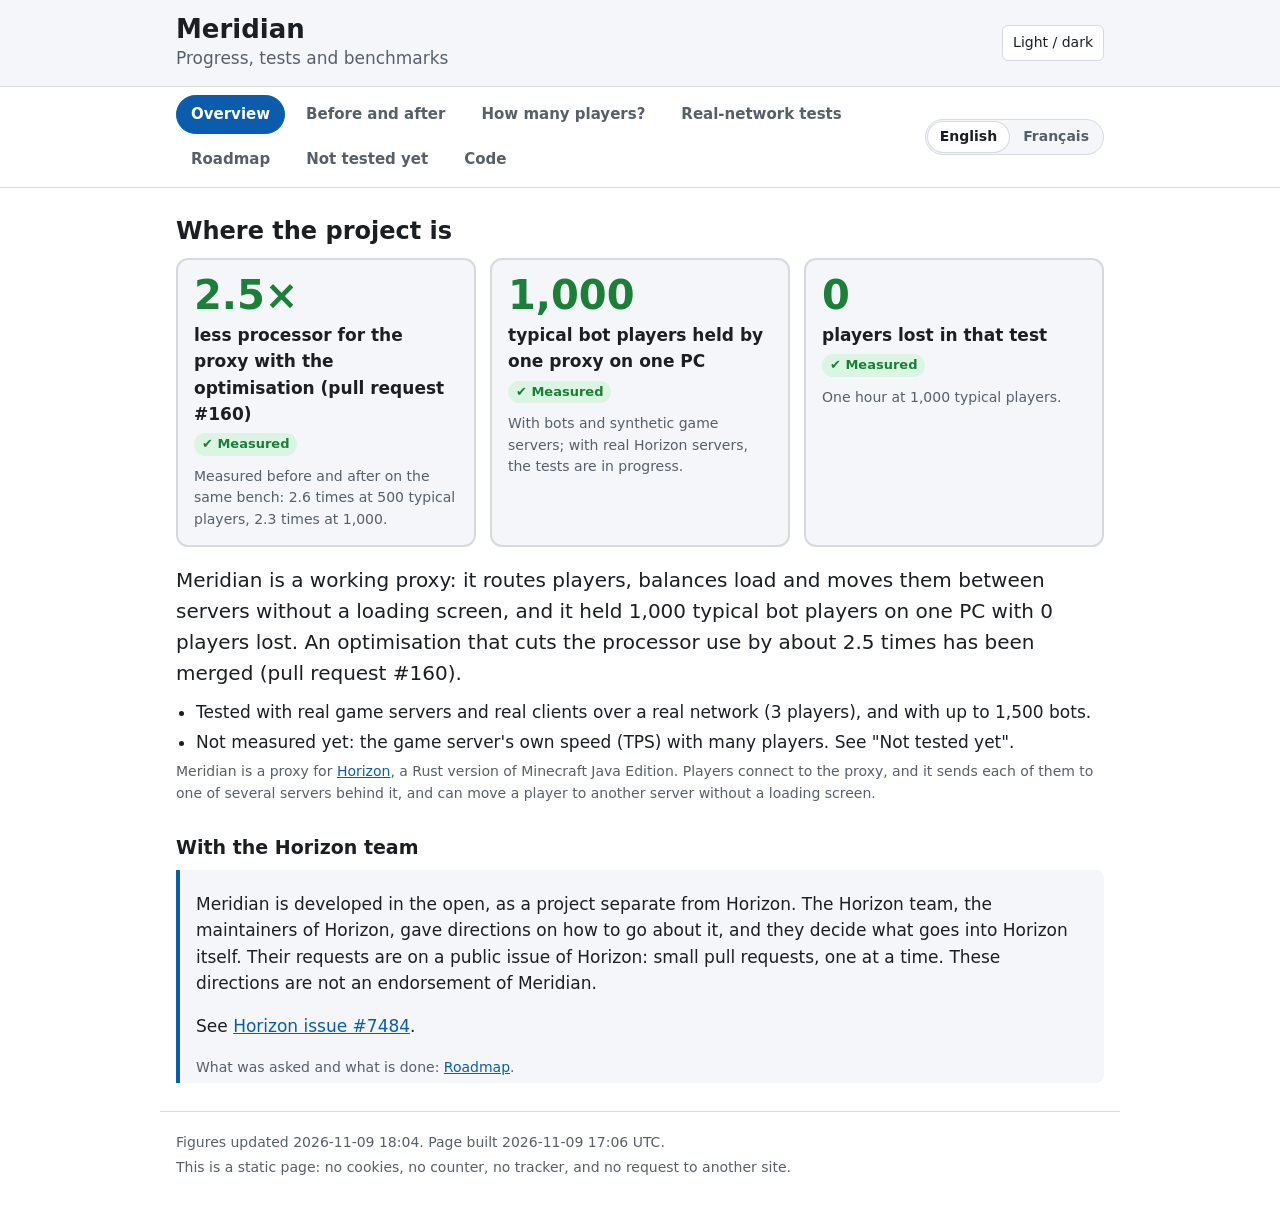
<file: index.html>
<!doctype html>
<html lang="en">
<head>
<meta charset="utf-8">
<meta name="viewport" content="width=device-width, initial-scale=1">
<title>Meridian: progress, tests and benchmarks</title>
<meta name="description" content="How far Meridian, a proxy for Horizon written in Rust, has come: what works, how many players it holds, what was measured and what was not.">
<link rel="icon" href="data:,">
<link rel="canonical" href="https://meridian.akirabanelabs.fr/">
<link rel="alternate" hreflang="en" href="https://meridian.akirabanelabs.fr/">
<link rel="alternate" hreflang="fr" href="https://meridian.akirabanelabs.fr/fr/">
<link rel="alternate" hreflang="x-default" href="https://meridian.akirabanelabs.fr/">
<link rel="stylesheet" href="style.css?v=0f024902">
</head>
<body>
<header class="top">
  <div class="wrap">
    <div class="brand"><h1>Meridian</h1><p>Progress, tests and benchmarks</p></div>
    <button id="theme" type="button" aria-label="Switch between light and dark">Light / dark</button>
  </div>
</header>
<nav class="tabbar" id="tabs" aria-label="Sections">
  <div class="wrap tabrow"><div class="tablist"><a href="#overview">Overview</a><a href="#compare">Before and after</a><a href="#players">How many players?</a><a href="#real">Real-network tests</a><a href="#roadmap">Roadmap</a><a href="#not-tested">Not tested yet</a><a href="#links">Code</a></div><span class="lang" role="group" aria-label="Language"><a href="./" hreflang="en" lang="en" data-short="EN" aria-current="page">English</a> <span aria-hidden="true">|</span> <a href="fr/" hreflang="fr" lang="fr" data-short="FR">Français</a></span></div>
</nav>
<main class="wrap">
<section id="overview"><h2>Where the project is</h2><div class="keys"><div class="key"><span class="knum">2.5×</span><span class="klabel">less processor for the proxy with the optimisation (pull request #160)</span><span class="badge good"><span aria-hidden="true">&#10004;</span> Measured</span><span class="small">Measured before and after on the same bench: 2.6 times at 500 typical players, 2.3 times at 1,000.</span></div><div class="key"><span class="knum">1,000</span><span class="klabel">typical bot players held by one proxy on one PC</span><span class="badge good"><span aria-hidden="true">&#10004;</span> Measured</span><span class="small">With bots and synthetic game servers; with real Horizon servers, the tests are in progress.</span></div><div class="key"><span class="knum">0</span><span class="klabel">players lost in that test</span><span class="badge good"><span aria-hidden="true">&#10004;</span> Measured</span><span class="small">One hour at 1,000 typical players.</span></div></div><p class="lead">Meridian is a working proxy: it routes players, balances load and moves them between servers without a loading screen, and it held 1,000 typical bot players on one PC with 0 players lost. An optimisation that cuts the processor use by about 2.5 times has been merged (pull request #160).</p><ul class="plain open"><li>Tested with real game servers and real clients over a real network (3 players), and with up to 1,500 bots.</li><li>Not measured yet: the game server&#x27;s own speed (TPS) with many players. See &quot;Not tested yet&quot;.</li></ul><p class="small">Meridian is a proxy for <a href="https://github.com/horizon-rust/horizon">Horizon</a>, a Rust version of Minecraft Java Edition. Players connect to the proxy, and it sends each of them to one of several servers behind it, and can move a player to another server without a loading screen.</p><h3 class="sub">With the Horizon team</h3><div class="context"><p>Meridian is developed in the open, as a project separate from Horizon. The Horizon team, the maintainers of Horizon, gave directions on how to go about it, and they decide what goes into Horizon itself. Their requests are on a public issue of Horizon: small pull requests, one at a time. These directions are not an endorsement of Meridian.</p><p>See <a href="https://github.com/horizon-rust/horizon/issues/7484">Horizon issue #7484</a>.</p><p class="small">What was asked and what is done: <a href="#horizon">Roadmap</a>.</p></div></section>
<section id="compare"><h2>Before and after the optimisation</h2><p class="muted">Before (main) (commit 57930e6) &middot; After (writes of one read grouped) (commit c38a01e (merged, #160))</p><p class="lead">With game servers that send a tick&#x27;s packets together, as real servers do, the proxy now spends about 2.5 times less processor per packet: 1,000 typical players need about 2.6 cores instead of 6.2.</p><div class="hero"><div class="tile"><h3>Processor for 1,000 players</h3><p class="small">of the 8 cores the proxy may use</p><div class="ba"><div class="bside"><span class="who">Before</span><span class="bnum">6.17 cores</span></div><span class="arrow" aria-hidden="true">&rarr;</span><div class="aside"><span class="who">After</span><span class="anum good">2.62 cores</span></div></div><p class="change">2.4 times fewer cores</p><span class="badge good"><span aria-hidden="true">&#10004;</span> Measured</span></div><div class="tile"><h3>Cost of one packet</h3><p class="small">500 typical players</p><div class="ba"><div class="bside"><span class="who">Before</span><span class="bnum">20.31 us</span></div><span class="arrow" aria-hidden="true">&rarr;</span><div class="aside"><span class="who">After</span><span class="anum good">7.92 us</span></div></div><p class="change">2.6 times less processor</p><span class="badge good"><span aria-hidden="true">&#10004;</span> Measured</span></div><div class="tile"><h3>Slowest 1 % of round trips</h3><p class="small">500 typical players</p><div class="ba"><div class="bside"><span class="who">Before</span><span class="bnum">15.09 ms</span></div><span class="arrow" aria-hidden="true">&rarr;</span><div class="aside"><span class="who">After</span><span class="anum good">2.67 ms</span></div></div><p class="change">5.7 times lower</p><span class="badge good"><span aria-hidden="true">&#10004;</span> Measured</span></div><div class="tile"><h3>Packets sent in one go</h3><p class="small">to each player</p><div class="ba"><div class="bside"><span class="who">Before</span><span class="bnum">1 packet</span></div><span class="arrow" aria-hidden="true">&rarr;</span><div class="aside"><span class="who">After</span><span class="anum good">12.5 to 17.1 packets</span></div></div><p class="change">12 to 17 packets in each write instead of 1</p><span class="badge good"><span aria-hidden="true">&#10004;</span> Measured</span></div><div class="tile"><h3>Memory per player</h3><p class="small">the price of the change</p><div class="ba"><div class="bside"><span class="who">Before</span><span class="bnum">524 KB</span></div><span class="arrow" aria-hidden="true">&rarr;</span><div class="aside"><span class="who">After</span><span class="anum good">532 KB</span></div></div><p class="change">+1.3 % (5 % allowed)</p><span class="badge good"><span aria-hidden="true">&#10004;</span> Measured</span></div></div><div class="verdict"><p>Nothing is lost for it: the same packets reach the players, no player was dropped, and the memory per player stays within about 1 % of before.</p><p>Where there is nothing to group, nothing changes. This was measured on one PC with bots and checked with a real server; it is merged (pull request #160).</p></div><h3 class="sub">Every measure, one by one</h3><article class="crow"><div class="crow-head"><h3>Processor per packet, 500 typical players</h3><span class="gain">2.6 times less processor</span></div><div class="pair"><div class="side before"><span class="chip before">Before</span><div class="val"><strong class="big">20.31 us</strong> <span class="badge good"><span aria-hidden="true">&#10004;</span> Measured</span></div><div class="bar" aria-hidden="true"><span class="fill good" style="width:100.0%"></span></div></div><div class="mid" aria-hidden="true">&rarr;</div><div class="side after"><span class="chip after">After</span><div class="val"><strong class="big">7.92 us</strong> <span class="badge good"><span aria-hidden="true">&#10004;</span> Measured</span></div><div class="bar" aria-hidden="true"><span class="fill good" style="width:39.0%"></span></div></div></div><p class="small">servers that write once a tick (every 50 ms), as real ones do</p></article><article class="crow"><div class="crow-head"><h3>Processor per packet, 1,000 typical players</h3><span class="gain">2.3 times less processor</span></div><div class="pair"><div class="side before"><span class="chip before">Before</span><div class="val"><strong class="big">19.03 us</strong> <span class="badge good"><span aria-hidden="true">&#10004;</span> Measured</span></div><div class="bar" aria-hidden="true"><span class="fill good" style="width:100.0%"></span></div></div><div class="mid" aria-hidden="true">&rarr;</div><div class="side after"><span class="chip after">After</span><div class="val"><strong class="big">8.11 us</strong> <span class="badge good"><span aria-hidden="true">&#10004;</span> Measured</span></div><div class="bar" aria-hidden="true"><span class="fill good" style="width:42.6%"></span></div></div></div></article><article class="crow"><div class="crow-head"><h3>Proxy cores, 1,000 typical players</h3><span class="gain">2.4 times fewer cores</span></div><div class="pair"><div class="side before"><span class="chip before">Before</span><div class="val"><strong class="big">6.17 cores</strong> <span class="badge warn"><span aria-hidden="true">&#9650;</span> Measured, to watch</span></div><div class="bar" aria-hidden="true"><span class="fill warn" style="width:77.1%"></span><i class="tick" style="left:100.0%"></i></div></div><div class="mid" aria-hidden="true">&rarr;</div><div class="side after"><span class="chip after">After</span><div class="val"><strong class="big">2.62 cores</strong> <span class="badge good"><span aria-hidden="true">&#10004;</span> Measured</span></div><div class="bar" aria-hidden="true"><span class="fill good" style="width:32.8%"></span><i class="tick" style="left:100.0%"></i></div></div></div><p class="small">the 8 threads the proxy was given: 8 cores (the tick on the bars).</p></article><article class="crow"><div class="crow-head"><h3>Packets per write to the players</h3><span class="gain">12 to 17 packets in each write instead of 1</span></div><div class="pair"><div class="side before"><span class="chip before">Before</span><div class="val"><strong class="big">1 packet</strong> <span class="badge good"><span aria-hidden="true">&#10004;</span> Measured</span></div><div class="bar" aria-hidden="true"><span class="fill good" style="width:5.8%"></span></div></div><div class="mid" aria-hidden="true">&rarr;</div><div class="side after"><span class="chip after">After</span><div class="val"><strong class="big">12.5 to 17.1 packets</strong> <span class="badge good"><span aria-hidden="true">&#10004;</span> Measured</span></div><div class="bar" aria-hidden="true"><span class="fill good" style="width:100.0%"></span></div></div></div><p class="small">with a real game server: about 15 (15.5 measured over the first scenario of the real-network run)</p></article><article class="crow"><div class="crow-head"><h3>Memory per player, 1,000 typical players</h3><span class="gain">+1.3 % (5 % allowed)</span></div><div class="pair"><div class="side before"><span class="chip before">Before</span><div class="val"><strong class="big">524 KB</strong> <span class="badge good"><span aria-hidden="true">&#10004;</span> Measured</span></div><div class="bar" aria-hidden="true"><span class="fill good" style="width:98.5%"></span></div></div><div class="mid" aria-hidden="true">&rarr;</div><div class="side after"><span class="chip after">After</span><div class="val"><strong class="big">532 KB</strong> <span class="badge good"><span aria-hidden="true">&#10004;</span> Measured</span></div><div class="bar" aria-hidden="true"><span class="fill good" style="width:100.0%"></span></div></div></div><p class="small">at 500 players: 514 before, 499 after. The first version cost +19 %; it was fixed.</p></article><article class="crow"><div class="crow-head"><h3>Latency p99 through the proxy, 500 typical players</h3><span class="gain">5.7 times lower</span></div><div class="pair"><div class="side before"><span class="chip before">Before</span><div class="val"><strong class="big">15.09 ms</strong> <span class="badge good"><span aria-hidden="true">&#10004;</span> Measured</span></div><div class="bar" aria-hidden="true"><span class="fill good" style="width:100.0%"></span></div></div><div class="mid" aria-hidden="true">&rarr;</div><div class="side after"><span class="chip after">After</span><div class="val"><strong class="big">2.67 ms</strong> <span class="badge good"><span aria-hidden="true">&#10004;</span> Measured</span></div><div class="bar" aria-hidden="true"><span class="fill good" style="width:17.7%"></span></div></div></div><p class="small">p99: 99 round trips in 100 are faster than this. The 50 ms server tick is part of these figures.</p></article><article class="crow"><div class="crow-head"><h3>Latency, 1,000 typical players</h3><span class="gain">not judgeable</span></div><div class="pair"><div class="side before"><span class="chip before">Before</span><div class="val"><strong class="big">no number</strong> <span class="badge warn"><span aria-hidden="true">&#9650;</span> Not judgeable</span></div><div class="bar empty" aria-hidden="true"></div></div><div class="mid" aria-hidden="true">&rarr;</div><div class="side after"><span class="chip after">After</span><div class="val"><strong class="big">no number</strong> <span class="badge warn"><span aria-hidden="true">&#9650;</span> Not judgeable</span></div><div class="bar empty" aria-hidden="true"></div></div></div><p class="small">the bots run on the same PC and were the limit</p></article><article class="crow control"><div class="crow-head"><h3>Control: servers that send each packet alone <span class="tag">control</span></h3><span class="gain same">no change</span></div><div class="pair"><div class="side before"><span class="chip before">Before</span><div class="val"><strong class="big">24.58 us</strong> <span class="badge good"><span aria-hidden="true">&#10004;</span> Measured</span></div><div class="bar" aria-hidden="true"><span class="fill good" style="width:99.4%"></span></div></div><div class="mid" aria-hidden="true">&rarr;</div><div class="side after"><span class="chip after">After</span><div class="val"><strong class="big">24.72 us</strong> <span class="badge good"><span aria-hidden="true">&#10004;</span> Measured</span></div><div class="bar" aria-hidden="true"><span class="fill good" style="width:100.0%"></span></div></div></div><p class="small">nothing to group here, so nothing should change: it shows that the gain comes from the grouping alone</p></article><p class="small">A <b>control</b> row is a case where nothing should change. It shows that the gain comes from the change alone.</p></section>
<section id="players"><h2>How many players?</h2><p>We test with bots that act like players, on one PC. Each number says how sure we are of it:</p><ul class="legend"><li><span class="badge good"><span aria-hidden="true">&#10004;</span> Measured</span> We ran it and counted. No player was lost.</li><li><span class="badge warn"><span aria-hidden="true">&#9650;</span> Not judgeable</span> We ran it, but the test PC was the limit, so the result says nothing about the proxy.</li><li><span class="badge grey"><span aria-hidden="true">&#8776;</span> Extrapolated</span> An estimate from the cost of one player. Not run.</li></ul><div class="cards"><article class="card"><h3>Light players</h3><p class="muted">little traffic: 20 small packets and 2 chunks a second each (the first benchmark&#x27;s profile)</p><div class="line"><div class="lead">Shown to work</div><div><strong class="big">1,500 players</strong> <span class="badge good"><span aria-hidden="true">&#10004;</span> Measured</span><div class="small">2.39 cores of processor</div><div class="small">2.39 cores of the proxy, before the optimisation (it changes little for light traffic)</div></div></div><div class="line"><div class="lead">Not shown</div><div><strong class="big">2,000 players</strong> <span class="badge warn"><span aria-hidden="true">&#9650;</span> Not judgeable</span><div class="small">the test machine was the limit: the proxy itself had room (3.5 cores)</div></div></div></article><article class="card"><h3>Typical players</h3><p class="muted">stand and walk about half of the time; built from one real client (275 small packets and 3.5 chunks a second each)</p><div class="line"><div class="lead">Shown to work</div><div><strong class="big">1,000 players</strong> <span class="badge good"><span aria-hidden="true">&#10004;</span> Measured</span><div class="small">2.62 cores of processor</div><div class="small">2.62 cores with the optimisation (commit c38a01e, merged as pull request #160); 6.2 cores before. Its latency could not be judged: the bots were the limit.</div></div></div></article><article class="card"><h3>Heavy players</h3><p class="muted">walking more than half of the time (the stress profile)</p><div class="line"><div class="lead">Shown to work</div><div><strong class="big">500 players</strong> <span class="badge good"><span aria-hidden="true">&#10004;</span> Measured</span><div class="small">6.4 cores of processor</div><div class="small">6.40 cores before the optimisation, servers writing each packet alone; 1,000 heavy players were not run</div></div></div></article></div><h3 class="sub">What 1,000 typical players cost</h3><div class="costs"><div class="cost"><div class="cname">Processor</div><div><strong class="big">2.62 cores</strong> <span class="badge good"><span aria-hidden="true">&#10004;</span> Measured</span><div class="bar" aria-hidden="true"><span class="fill good" style="width:32.8%"></span></div><div class="small">33 % of 8 cores (the 8 threads the proxy was given on the test PC).</div><div class="small">6.2 cores before the optimisation; in online mode (encryption) about 1.4 more cores is an estimate</div></div></div><div class="cost"><div class="cname">Memory</div><div><strong class="big">0.53 GB</strong> <span class="badge good"><span aria-hidden="true">&#10004;</span> Measured</span><div class="bar" aria-hidden="true"><span class="fill good" style="width:6.6%"></span></div><div class="small">7 % of 8 GB (the VPS).</div></div></div><div class="cost"><div class="cname">Bandwidth, each way</div><div><strong class="big">660 Mbit/s</strong> <span class="badge bad"><span aria-hidden="true">&#10006;</span> Measured, over the limit</span><div class="bar" aria-hidden="true"><span class="fill bad" style="width:100.0%"></span><i class="tick" style="left:75.8%"></i></div><div class="small">132 % of 500 Mbit/s (the Internet line).</div><div class="small">about 83 MB/s to the players, and as much from the servers to the proxy; counted before compression, so on the wire it is less</div></div></div></div><h3 class="sub">What that means for smaller machines</h3><ul class="plain"><li><strong>On a 500 Mbit/s line:</strong> about 500 to 600 typical players <span class="badge grey"><span aria-hidden="true">&#8776;</span> Extrapolated</span></li><li><strong>On the VPS (4 shared cores):</strong> about 300 to 500 typical players <span class="badge grey"><span aria-hidden="true">&#8776;</span> Extrapolated</span></li></ul><h3 class="sub">The machines</h3><div class="cards"><article class="card"><h4>The test PC</h4><ul class="plain"><li>Windows 11</li><li>Intel i9-14900KF: 8 fast cores (2 threads each) + 16 efficiency cores</li><li>64 GB of memory</li><li>The proxy was given 8 threads (4 fast cores); the bots used the other cores</li></ul></article><article class="card"><h4>The VPS</h4><ul class="plain"><li>A KVM virtual machine, Linux (Ubuntu 26.04 LTS, kernel 7.0)</li><li>4 virtual cores (1 thread each), shown as Intel Core Processor (Haswell) at 3.0 GHz; the exact model is hidden by the host</li><li>8 GB of memory (7.6 GiB usable), no swap</li><li>75 GB disk, NVMe according to the provider&#x27;s offer (the virtual disk does not say)</li><li>Network: up to about 3 Gbit/s according to the provider&#x27;s offer; not measured</li><li>Cores are shared: no sign of contention at rest (0.0 % stolen time), not tested under load</li></ul></article><article class="card"><h4>The Internet line</h4><ul class="plain"><li>500 Mbit/s down and up (advertised)</li></ul></article></div></section>
<section id="real"><h2>Real-network tests</h2><p>Real game servers, real game clients, a real network between them. Few players, but no bots and no shortcut.</p><p class="muted">real network run (VPS + PC), 8 November</p><div class="rows"><div class="row"><div class="rname">Real players in the test</div><div><strong class="big">3 players</strong> <span class="badge good"><span aria-hidden="true">&#10004;</span> Measured</span></div></div><div class="row"><div class="rname">Moves from one server to another and back</div><div><strong class="big">more than 50 moves between two servers, all succeeded</strong> <span class="badge good"><span aria-hidden="true">&#10004;</span> Measured</span><div class="small">Time in seconds: 1.4 to 2.1</div><div class="small">18 + 34 seen from the clients, 20 + 34 seen from the proxy.</div></div></div><div class="row"><div class="rname">A server that stops with players on it</div><div><strong class="big">3 of 3 moved out when server B stopped</strong> <span class="badge good"><span aria-hidden="true">&#10004;</span> Measured</span></div></div><div class="row"><div class="rname">How fast the players were moved out</div><div><strong class="big">1.5 s per player, one every 2 s</strong> <span class="badge good"><span aria-hidden="true">&#10004;</span> Measured</span></div></div><div class="row"><div class="rname">A server that stops at once</div><div><strong class="big">3 of 3 players fell back to the other server, no title screen</strong> <span class="badge good"><span aria-hidden="true">&#10004;</span> Measured</span><div class="small">Time in seconds: 0.011 to 0.123 (proxy side)</div><div class="small">One player was still being moved when the server kicked him: the fix from this week caught it (123 ms).</div></div></div><div class="row"><div class="rname">A server that crashes</div><div><strong class="big">3 of 3 players fell back after the server process was killed</strong> <span class="badge good"><span aria-hidden="true">&#10004;</span> Measured</span><div class="small">Time in seconds: 0.021 to 0.025 (proxy side), 0.9 to 1.7 seen on screen</div></div></div><div class="row"><div class="rname">Quick reconnections</div><div><strong class="big">5 of 5 quick reconnections joined, no error</strong> <span class="badge good"><span aria-hidden="true">&#10004;</span> Measured</span><div class="small">The client came back under another name, so this checks the reconnection, not a returning player&#x27;s data.</div></div></div><div class="row"><div class="rname">Packets grouped in each write</div><div><strong class="big">about 15 packets in each write</strong> <span class="badge good"><span aria-hidden="true">&#10004;</span> Measured</span><div class="small">15.5 measured over the first scenario.</div></div></div><div class="row"><div class="rname">Memory of the proxy</div><div><strong class="big">11 MB with 3 players at rest; 67 to 105 MB at rest after 20 to 60 transfers</strong> <span class="badge warn"><span aria-hidden="true">&#9650;</span> Measured, to watch</span><div class="small">A plateau, not a steady climb (it fell back to 91 MB after more transfers). Not yet compared with the old proxy.</div></div></div></div><p class="small">Real server on the VPS, one on the PC, 3 real clients, final proxy. Not tested here: the game server&#x27;s own speed (TPS), many players.</p><div class="rpart" id="real-load"><h3 class="part">Load with a real Horizon server</h3><p>Bots, not people, and no network: 50 bots that fly and explore, on one real Horizon server, all on one PC. The same bots with the same seeds, first connected straight to the server, then through the proxy.</p><p class="muted">Test L2-1, 8 November 2026: 5 minutes of warm-up, then 10 minutes measured.</p><p class="lead">50 players on a real server: the same speed with and without the proxy.</p><div class="tablewrap"><table class="lt"><thead><tr><th scope="col">Measure</th><th scope="col">Direct</th><th scope="col">Through the proxy</th></tr></thead><tbody><tr><th scope="row">Server speed, mean</th><td><strong>20 TPS</strong> <span class="badge good"><span aria-hidden="true">&#10004;</span> Measured</span><div class="small">lowest 19.95</div></td><td><strong>20 TPS</strong> <span class="badge good"><span aria-hidden="true">&#10004;</span> Measured</span><div class="small">lowest 19.93</div></td></tr><tr><th scope="row">Server tick, mean</th><td><strong>16.9 ms</strong> <span class="badge good"><span aria-hidden="true">&#10004;</span> Measured</span></td><td><strong>17.1 ms</strong> <span class="badge good"><span aria-hidden="true">&#10004;</span> Measured</span></td></tr><tr><th scope="row">Server tick, 95th percentile</th><td><strong>19.5 ms</strong> <span class="badge good"><span aria-hidden="true">&#10004;</span> Measured</span></td><td><strong>19.9 ms</strong> <span class="badge good"><span aria-hidden="true">&#10004;</span> Measured</span></td></tr><tr><th scope="row">Server processor</th><td><strong>0.4 cores</strong> <span class="badge good"><span aria-hidden="true">&#10004;</span> Measured</span></td><td><strong>0.44 cores</strong> <span class="badge good"><span aria-hidden="true">&#10004;</span> Measured</span></td></tr><tr><th scope="row">Server memory</th><td><strong>830 to 871 MB</strong> <span class="badge good"><span aria-hidden="true">&#10004;</span> Measured</span></td><td><strong>823 to 863 MB</strong> <span class="badge good"><span aria-hidden="true">&#10004;</span> Measured</span></td></tr><tr><th scope="row">Chunks the bots received</th><td><strong>315,766 chunks</strong> <span class="badge good"><span aria-hidden="true">&#10004;</span> Measured</span></td><td><strong>315,710 chunks</strong> <span class="badge good"><span aria-hidden="true">&#10004;</span> Measured</span></td></tr><tr><th scope="row">Data the bots received</th><td><strong>3,545 MB</strong> <span class="badge good"><span aria-hidden="true">&#10004;</span> Measured</span></td><td><strong>3,550 MB</strong> <span class="badge good"><span aria-hidden="true">&#10004;</span> Measured</span></td></tr><tr><th scope="row">Bots lost, of 50</th><td><strong>0 bots</strong> <span class="badge good"><span aria-hidden="true">&#10004;</span> Measured</span></td><td><strong>0 bots</strong> <span class="badge good"><span aria-hidden="true">&#10004;</span> Measured</span></td></tr><tr><th scope="row">Proxy processor</th><td class="muted">&ndash;</td><td><strong>0.21 cores</strong> <span class="badge good"><span aria-hidden="true">&#10004;</span> Measured</span></td></tr><tr><th scope="row">Proxy memory</th><td class="muted">&ndash;</td><td><strong>92 MB</strong> <span class="badge good"><span aria-hidden="true">&#10004;</span> Measured</span></td></tr></tbody></table></div><p class="honest">One run of each, 50 bots on one server, all on one PC (no network). The server was not pushed to its limit, and the bots fly in creative mode: no mining, building or fighting. The added latency is not measured here: the server&#x27;s own ping counts whole milliseconds.</p></div><div class="rpart" id="real-limit"><h3 class="part">The limit of one real Horizon server</h3><p>The same bots, more of them on one server, through the proxy: where does the server stop keeping its pace of 20 ticks a second (a tick has 50 ms)?</p><p class="muted">Test L2-1b, 8 November 2026: 75, 100 and 125 bots on one real server, through the proxy, 10 minutes measured each (50 is test L2-1).</p><p class="lead">One real server holds about 100 players comfortably on this PC, and about 125 at its edge: 1,000 players need 10 to 12 servers, not 20.</p><div class="tablewrap"><table class="lt"><thead><tr><th scope="col">Measure</th><th scope="col">50 players</th><th scope="col">75 players</th><th scope="col">100 players</th><th scope="col">125 players</th></tr></thead><tbody><tr><th scope="row">Server speed, mean</th><td><strong>20 TPS</strong> <span class="badge good"><span aria-hidden="true">&#10004;</span> Measured</span></td><td><strong>20 TPS</strong> <span class="badge good"><span aria-hidden="true">&#10004;</span> Measured</span></td><td><strong>20 TPS</strong> <span class="badge good"><span aria-hidden="true">&#10004;</span> Measured</span></td><td><strong>20 TPS</strong> <span class="badge good"><span aria-hidden="true">&#10004;</span> Measured</span></td></tr><tr><th scope="row">Server speed, lowest second</th><td><strong>19.93 TPS</strong> <span class="badge good"><span aria-hidden="true">&#10004;</span> Measured</span></td><td><strong>16.6 TPS</strong> <span class="badge good"><span aria-hidden="true">&#10004;</span> Measured</span></td><td><strong>19.56 TPS</strong> <span class="badge good"><span aria-hidden="true">&#10004;</span> Measured</span></td><td><strong>18.36 TPS</strong> <span class="badge good"><span aria-hidden="true">&#10004;</span> Measured</span></td></tr><tr><th scope="row">Server tick, mean</th><td><strong>17.1 ms</strong> <span class="badge good"><span aria-hidden="true">&#10004;</span> Measured</span></td><td><strong>20.6 ms</strong> <span class="badge good"><span aria-hidden="true">&#10004;</span> Measured</span></td><td><strong>29.4 ms</strong> <span class="badge good"><span aria-hidden="true">&#10004;</span> Measured</span></td><td><strong>41.1 ms</strong> <span class="badge warn"><span aria-hidden="true">&#9650;</span> Measured, to watch</span></td></tr><tr><th scope="row">Server tick, 95th percentile</th><td><strong>19.9 ms</strong> <span class="badge good"><span aria-hidden="true">&#10004;</span> Measured</span></td><td><strong>23 ms</strong> <span class="badge good"><span aria-hidden="true">&#10004;</span> Measured</span></td><td><strong>33.5 ms</strong> <span class="badge good"><span aria-hidden="true">&#10004;</span> Measured</span></td><td><strong>47.2 ms</strong> <span class="badge warn"><span aria-hidden="true">&#9650;</span> Measured, to watch</span></td></tr><tr><th scope="row">Server processor</th><td><strong>0.44 cores</strong> <span class="badge good"><span aria-hidden="true">&#10004;</span> Measured</span></td><td><strong>0.48 cores</strong> <span class="badge good"><span aria-hidden="true">&#10004;</span> Measured</span></td><td><strong>0.71 cores</strong> <span class="badge good"><span aria-hidden="true">&#10004;</span> Measured</span></td><td><strong>0.97 cores</strong> <span class="badge good"><span aria-hidden="true">&#10004;</span> Measured</span></td></tr><tr><th scope="row">Server memory</th><td><strong>823 MB</strong> <span class="badge good"><span aria-hidden="true">&#10004;</span> Measured</span></td><td><strong>908 MB</strong> <span class="badge good"><span aria-hidden="true">&#10004;</span> Measured</span></td><td><strong>1,017 MB</strong> <span class="badge good"><span aria-hidden="true">&#10004;</span> Measured</span></td><td><strong>1,060 MB</strong> <span class="badge good"><span aria-hidden="true">&#10004;</span> Measured</span></td></tr><tr><th scope="row">Proxy processor</th><td><strong>0.21 cores</strong> <span class="badge good"><span aria-hidden="true">&#10004;</span> Measured</span></td><td><strong>0.31 cores</strong> <span class="badge good"><span aria-hidden="true">&#10004;</span> Measured</span></td><td><strong>0.44 cores</strong> <span class="badge good"><span aria-hidden="true">&#10004;</span> Measured</span></td><td><strong>0.65 cores</strong> <span class="badge good"><span aria-hidden="true">&#10004;</span> Measured</span></td></tr><tr><th scope="row">Proxy memory</th><td><strong>92 MB</strong> <span class="badge good"><span aria-hidden="true">&#10004;</span> Measured</span></td><td><strong>139 MB</strong> <span class="badge good"><span aria-hidden="true">&#10004;</span> Measured</span></td><td><strong>188 MB</strong> <span class="badge good"><span aria-hidden="true">&#10004;</span> Measured</span></td><td><strong>252 MB</strong> <span class="badge good"><span aria-hidden="true">&#10004;</span> Measured</span></td></tr><tr><th scope="row">Bots lost</th><td><strong>0 bots</strong> <span class="badge good"><span aria-hidden="true">&#10004;</span> Measured</span></td><td><strong>0 bots</strong> <span class="badge good"><span aria-hidden="true">&#10004;</span> Measured</span></td><td><strong>0 bots</strong> <span class="badge good"><span aria-hidden="true">&#10004;</span> Measured</span></td><td><strong>0 bots</strong> <span class="badge good"><span aria-hidden="true">&#10004;</span> Measured</span></td></tr></tbody></table></div><p class="honest">One run of each size, on one PC, the bots in creative mode. Other programs ran on the PC during some of the windows, the 125-player one the most, so the edge is the least clean figure: a calm repeat would settle it. The proxy&#x27;s share of a core per player is higher with real servers (about 0.4 to 0.5 % of a core) than with synthetic ones.</p></div></section>
<section id="roadmap"><h2>Roadmap</h2><p class="lead">What is done and validated, what is in progress, and what is planned.</p><p class="small">A task is marked done only when it is finished and validated (merged and checked), with a public proof and its date.</p><p class="legend4">Every task goes through four states: <span class="badge pill grey"><span aria-hidden="true">&#9675;</span> Planned</span> <span class="badge pill warn"><span aria-hidden="true">&#9680;</span> In progress</span> <span class="badge pill test"><span aria-hidden="true">&#9673;</span> In test</span> <span class="badge pill good"><span aria-hidden="true">&#10004;</span> Done</span></p><p class="inpanel"><a href="#horizon">With the Horizon team</a> &middot; <a href="#plan">The roadmap of Meridian</a></p><div class="rpart" id="horizon"><h3 class="part">With the Horizon team</h3><div class="rblock" id="requested"><h4 class="sub">Requested by the Horizon team and validated</h4><p class="small">A request is validated when its pull request is merged into Horizon.</p><div class="ritems"><article class="ritem done" id="transfer-stack"><div class="rhead"><span class="badge pill good"><span aria-hidden="true">&#10004;</span> Done</span><h5>The seamless transfer, in a stack of pull requests</h5></div><p>A player moves from one Horizon server to another without a loading screen. The stack of seven pull requests was reviewed and merged by the Horizon team between 4 and 5 November.</p><p class="small proofs">Proofs: <a href="https://github.com/horizon-rust/horizon/pull/8693">Horizon pull request #8693</a>, <a href="https://github.com/horizon-rust/horizon/pull/8700">Horizon pull request #8700</a>, <a href="https://github.com/horizon-rust/horizon/pull/8709">Horizon pull request #8709</a>, <a href="https://github.com/horizon-rust/horizon/pull/8716">Horizon pull request #8716</a>, <a href="https://github.com/horizon-rust/horizon/pull/8730">Horizon pull request #8730</a>, <a href="https://github.com/horizon-rust/horizon/pull/8735">Horizon pull request #8735</a>, <a href="https://github.com/horizon-rust/horizon/pull/8742">Horizon pull request #8742</a> &middot; validated 2026-11-05</p></article><article class="ritem done" id="transfer-status"><div class="rhead"><span class="badge pill good"><span aria-hidden="true">&#10004;</span> Done</span><h5>A server tells the proxy its state (transfer-status)</h5></div><p>A Horizon server tells a proxy how many players it holds and whether it takes more, before players are sent to it.</p><p class="small proofs">Proof: <a href="https://github.com/horizon-rust/horizon/pull/10527">Horizon pull request #10527</a> &middot; validated 2026-11-06</p></article><article class="ritem done" id="transfer-refuse"><div class="rhead"><span class="badge pill good"><span aria-hidden="true">&#10004;</span> Done</span><h5>No move onto a full or stopping server</h5></div><p>A Horizon server turns down a player sent to it when it is full or stopping, and the player stays where they were.</p><p class="small proofs">Proof: <a href="https://github.com/horizon-rust/horizon/pull/11428">Horizon pull request #11428</a> &middot; validated 2026-11-07</p></article><article class="ritem done" id="stop-wait"><div class="rhead"><span class="badge pill good"><span aria-hidden="true">&#10004;</span> Done</span><h5>A stopping server waits for the proxy</h5></div><p>Before it stops, a Horizon server gives a proxy a few seconds to move its players to another server.</p><p class="small proofs">Proof: <a href="https://github.com/horizon-rust/horizon/pull/11713">Horizon pull request #11713</a> &middot; validated 2026-11-08</p></article><article class="ritem done" id="riders"><div class="rhead"><span class="badge pill good"><span aria-hidden="true">&#10004;</span> Done</span><h5>Riders turn as in the original game</h5></div><p>A fix in Horizon for players riding an animal or a vehicle, merged by the Horizon team.</p><p class="small proofs">Proof: <a href="https://github.com/horizon-rust/horizon/pull/12260">Horizon pull request #12260</a> &middot; validated 2026-11-08</p></article><article class="ritem done" id="recipe-book"><div class="rhead"><span class="badge pill good"><span aria-hidden="true">&#10004;</span> Done</span><h5>The recipe book on a Paper server</h5></div><p>Horizon&#x27;s recipe book takes the entries that the server sends, so it works on a Paper server. Merged by the Horizon team on 8 November.</p><p class="small proofs">Proof: <a href="https://github.com/horizon-rust/horizon/pull/12496">Horizon pull request #12496</a> &middot; validated 2026-11-08</p></article></div></div><div class="rblock" id="answered"><h4 class="sub">Done on our side, waiting for the team&#x27;s answer</h4><p class="small">What the Horizon team asked for on the issue, done and checked by us; their answer is still to come.</p><div class="ritems"><article class="ritem done" id="e2e-main"><div class="rhead"><span class="badge pill good"><span aria-hidden="true">&#10004;</span> Done</span><h5>The hand-over test on Horizon&#x27;s main branch</h5></div><p>The end-to-end test of moving a player between two Horizon servers, run on Horizon&#x27;s main branch as asked: 31 of 31 checks, in 3 runs out of 3.</p><p class="small proofs">Proof: <a href="https://github.com/horizon-rust/horizon/issues/7484#issuecomment-6679467068">the results, posted on the issue</a> &middot; validated 2026-11-06</p></article><article class="ritem done" id="real-network-runs"><div class="rhead"><span class="badge pill good"><span aria-hidden="true">&#10004;</span> Done</span><h5>Tests on a real network, twice</h5></div><p>Real Horizon servers, real game clients and a real network, on 6 and 7 November; the results are posted on the issue.</p><p class="small proofs">Proofs: <a href="https://github.com/horizon-rust/horizon/issues/7484#issuecomment-6694236033">the run of 6 November</a>, <a href="https://github.com/horizon-rust/horizon/issues/7484#issuecomment-6708112369">the run of 7 November</a>, <a href="https://github.com/Akirabane/Meridian/blob/main/docs/REAL-NETWORK-RUN.md">the runs, in detail</a> &middot; validated 2026-11-07</p></article><article class="ritem done" id="extension-point"><div class="rhead"><span class="badge pill good"><span aria-hidden="true">&#10004;</span> Done</span><h5>An extension point, and the servers&#x27; operators</h5></div><p>Meridian asks an extension whether a player may log in, where they go and which commands they may use, and it reads the operators of the servers.</p><p class="small proofs">Proofs: <a href="https://github.com/Akirabane/Meridian/pull/137">pull request #137</a>, <a href="https://github.com/Akirabane/Meridian/pull/144">pull request #144</a>, <a href="https://github.com/Akirabane/Meridian/pull/145">pull request #145</a>, <a href="https://github.com/Akirabane/Meridian/pull/120">pull request #120</a> &middot; validated 2026-11-07</p></article><article class="ritem done" id="news-issue"><div class="rhead"><span class="badge pill good"><span aria-hidden="true">&#10004;</span> Done</span><h5>One public issue for the news of the proxy</h5></div><p>The news of Meridian go to one issue of its own repository, as asked, and no longer to Horizon&#x27;s.</p><p class="small proofs">Proof: <a href="https://github.com/Akirabane/Meridian/issues/117">issue #117</a> &middot; validated 2026-11-06</p></article></div></div><div class="rblock" id="in-review"><h4 class="sub">Waiting for the Horizon team&#x27;s review</h4><p class="small">Our open pull request in Horizon, if there is one: one at a time, as asked.</p><div class="ritems"><p class="muted">None for now: no pull request of ours is waiting.</p></div></div><div class="rblock" id="ahead"><h4 class="sub">Side work we do in advance while we wait</h4><p class="small">Work on Meridian&#x27;s side that needs nothing from Horizon. Each one is on the roadmap below.</p><div class="ritems"><article class="ritem see in-progress"><div class="rhead"><span class="badge pill warn"><span aria-hidden="true">&#9680;</span> In progress</span><h5><a href="#load-real-servers">Load tests with real Horizon servers</a></h5></div><p class="small">Details in the roadmap below.</p></article><article class="ritem see done"><div class="rhead"><span class="badge pill good"><span aria-hidden="true">&#10004;</span> Done</span><h5><a href="#extension-orders">Orders from extensions</a></h5></div><p class="small">Details in the roadmap below.</p></article><article class="ritem see done"><div class="rhead"><span class="badge pill good"><span aria-hidden="true">&#10004;</span> Done</span><h5><a href="#extension-events">Events for extensions</a></h5></div><p class="small">Details in the roadmap below.</p></article><article class="ritem see in-progress"><div class="rhead"><span class="badge pill warn"><span aria-hidden="true">&#9680;</span> In progress</span><h5><a href="#reuse-compressor">Spend less processor time on compression (a second optimisation)</a></h5></div><p class="small">Details in the roadmap below.</p></article><article class="ritem see done"><div class="rhead"><span class="badge pill good"><span aria-hidden="true">&#10004;</span> Done</span><h5><a href="#public-page">This public progress page</a></h5></div><p class="small">Details in the roadmap below.</p></article><article class="ritem in-progress" id="triage-11678"><div class="rhead"><span class="badge pill warn"><span aria-hidden="true">&#9680;</span> In progress</span><h5>A crash report on Horizon, looked into</h5></div><p>A crash of Horizon when leaving a server or a world: we read the log that came with it, and we wait for the answer of the person who reported it.</p><p class="small proofs">Link: <a href="https://github.com/horizon-rust/horizon/issues/11678">Horizon issue #11678</a></p></article><article class="ritem testing" id="horizon-cmd-stopped"><div class="rhead"><span class="badge pill test"><span aria-hidden="true">&#9673;</span> In test</span><h5>A fix in Horizon&#x27;s server: a command sent to a stopped game</h5></div><p>A fix to Horizon&#x27;s server for its cmd command when the game is stopped. Written and tested on our side; its pull request is to come, one at a time as asked.</p></article></div></div></div><div class="rpart" id="plan"><h3 class="part">The roadmap of Meridian</h3><div class="progress"><strong class="big">13 of 20 validated</strong><div class="bar" aria-hidden="true"><span class="fill good" style="width:65.0%"></span></div></div><h4 class="sub"><span class="badge pill good"><span aria-hidden="true">&#10004;</span> Done</span> Done (validated)</h4><div class="ritems"><article class="ritem done" id="relay-batch"><div class="rhead"><span class="badge pill good"><span aria-hidden="true">&#10004;</span> Done</span><h5>Fewer writes to each player</h5></div><p>The proxy now sends a server&#x27;s packets to a player in one write instead of one write each: about 2.5 times less processor, measured before and after, then tested on a real network.</p><p class="small proofs">Proofs: <a href="https://github.com/Akirabane/Meridian/pull/160">pull request #160</a>, <a href="https://github.com/Akirabane/Meridian/blob/main/docs/LOAD-1000.md">the measures, before and after</a> &middot; validated 2026-11-08</p></article><article class="ritem done" id="health-fixes"><div class="rhead"><span class="badge pill good"><span aria-hidden="true">&#10004;</span> Done</span><h5>Three fixes: the health check, evacuations, the documents</h5></div><p>The metrics page and the health check answer at once, the summary of an evacuation counts every player, and the documents say what Horizon&#x27;s stop wait changes.</p><p class="small proofs">Proofs: <a href="https://github.com/Akirabane/Meridian/pull/151">pull request #151</a>, <a href="https://github.com/Akirabane/Meridian/pull/152">pull request #152</a>, <a href="https://github.com/Akirabane/Meridian/pull/154">pull request #154</a> &middot; validated 2026-11-08</p></article><article class="ritem done" id="extension-commands"><div class="rhead"><span class="badge pill good"><span aria-hidden="true">&#10004;</span> Done</span><h5>Extensions&#x27; own commands</h5></div><p>An extension can declare commands of its own, such as /party: the proxy takes them, the extension answers the player, and the game server never sees them.</p><p class="small proofs">Proofs: <a href="https://github.com/Akirabane/Meridian/pull/153">pull request #153</a>, <a href="https://github.com/Akirabane/Meridian/pull/156">pull request #156</a>, <a href="https://github.com/Akirabane/Meridian/pull/158">pull request #158</a>, <a href="https://github.com/Akirabane/Meridian/pull/159">pull request #159</a> &middot; validated 2026-11-08</p></article><article class="ritem done" id="real-network"><div class="rhead"><span class="badge pill good"><span aria-hidden="true">&#10004;</span> Done</span><h5>A test on a real network with real servers and clients</h5></div><p>Real Horizon servers, three real game clients and a real network: moves between servers with the inventory kept, a server that stops with players on it, and a server that crashes, its players falling back to the other one.</p><p class="small proofs">Proofs: <a href="https://github.com/Akirabane/Meridian/blob/main/docs/LOAD-1000.md#on-a-real-network-8-november">the test on a real network, 8 November</a>, <a href="https://github.com/Akirabane/Meridian/pull/161">pull request #161</a> &middot; validated 2026-11-08</p></article><article class="ritem done" id="public-page"><div class="rhead"><span class="badge pill good"><span aria-hidden="true">&#10004;</span> Done</span><h5>This public progress page</h5></div><p>A public page that shows what was measured and what was not, in English and in French.</p><p class="small proofs">Proof: <a href="#overview">the progress page</a> &middot; validated 2026-11-08</p></article><article class="ritem done" id="extension-orders"><div class="rhead"><span class="badge pill good"><span aria-hidden="true">&#10004;</span> Done</span><h5>Orders from extensions</h5></div><p>An extension can ask the proxy for things: read the players, send a message, move or kick a player, drain or reload a server, and run a line of the proxy&#x27;s console.</p><p class="small">8 of 8 steps validated</p><ol class="steps"><li><span class="badge pill good"><span aria-hidden="true">&#10004;</span> Done</span> <span>The order dispatcher, with a limit of orders per second</span><span class="small"> Proofs: <a href="https://github.com/Akirabane/Meridian/pull/163">pull request #163</a>, <a href="https://github.com/Akirabane/Meridian/pull/164">pull request #164</a> &middot; validated 2026-11-08</span></li><li><span class="badge pill good"><span aria-hidden="true">&#10004;</span> Done</span> <span>The client side in the extension kit (SDK)</span><span class="small"> Proof: <a href="https://github.com/Akirabane/Meridian/pull/166">pull request #166</a> &middot; validated 2026-11-08</span></li><li><span class="badge pill good"><span aria-hidden="true">&#10004;</span> Done</span> <span>Read the players and the servers</span><span class="small"> Proof: <a href="https://github.com/Akirabane/Meridian/pull/167">pull request #167</a> &middot; validated 2026-11-08</span></li><li><span class="badge pill good"><span aria-hidden="true">&#10004;</span> Done</span> <span>Send a message</span><span class="small"> Proof: <a href="https://github.com/Akirabane/Meridian/pull/168">pull request #168</a> &middot; validated 2026-11-08</span></li><li><span class="badge pill good"><span aria-hidden="true">&#10004;</span> Done</span> <span>Move players</span><span class="small"> Proof: <a href="https://github.com/Akirabane/Meridian/pull/170">pull request #170</a> &middot; validated 2026-11-08</span></li><li><span class="badge pill good"><span aria-hidden="true">&#10004;</span> Done</span> <span>Kick a player</span><span class="small"> Proof: <a href="https://github.com/Akirabane/Meridian/pull/171">pull request #171</a> &middot; validated 2026-11-08</span></li><li><span class="badge pill good"><span aria-hidden="true">&#10004;</span> Done</span> <span>Drain or reload a server</span><span class="small"> Proof: <a href="https://github.com/Akirabane/Meridian/pull/172">pull request #172</a> &middot; validated 2026-11-08</span></li><li><span class="badge pill good"><span aria-hidden="true">&#10004;</span> Done</span> <span>The proxy&#x27;s console, last</span><span class="small"> Proof: <a href="https://github.com/Akirabane/Meridian/pull/173">pull request #173</a> &middot; validated 2026-11-08</span></li></ol><p class="small proofs">validated 2026-11-08</p></article><article class="ritem done" id="extension-events"><div class="rhead"><span class="badge pill good"><span aria-hidden="true">&#10004;</span> Done</span><h5>Events for extensions</h5></div><p>The proxy will tell extensions what happens, such as a player who joins or leaves, in three pull requests.</p><p class="small">3 of 3 steps validated</p><ol class="steps"><li><span class="badge pill good"><span aria-hidden="true">&#10004;</span> Done</span> <span>The event bus, and players who join and leave</span><span class="small"> Proof: <a href="https://github.com/Akirabane/Meridian/pull/174">pull request #174</a> &middot; validated 2026-11-08</span></li><li><span class="badge pill good"><span aria-hidden="true">&#10004;</span> Done</span> <span>Players moved to another server, or after a lost server</span><span class="small"> Proof: <a href="https://github.com/Akirabane/Meridian/pull/178">pull request #178</a> &middot; validated 2026-11-09</span></li><li><span class="badge pill good"><span aria-hidden="true">&#10004;</span> Done</span> <span>Servers up and down, and the waiting line</span><span class="small"> Proof: <a href="https://github.com/Akirabane/Meridian/pull/180">pull request #180</a> &middot; validated 2026-11-09</span></li></ol><p class="small proofs">validated 2026-11-09</p></article><article class="ritem done" id="extension-e2e"><div class="rhead"><span class="badge pill good"><span aria-hidden="true">&#10004;</span> Done</span><h5>Extension commands tested end to end</h5></div><p>A real game client types an extension&#x27;s command through the proxy; the test checks that the server never saw it, also while the extension is stopped and when it comes back. An automatic test does it on every build, and a run with real programs is published with its method and results.</p><p class="small proofs">Proofs: <a href="https://github.com/Akirabane/Meridian/pull/188">pull request #188</a>, <a href="https://github.com/Akirabane/Meridian/pull/189">pull request #189</a> &middot; validated 2026-11-09</p></article><article class="ritem done" id="accept-transfers"><div class="rhead"><span class="badge pill good"><span aria-hidden="true">&#10004;</span> Done</span><h5>Players sent by another server (vanilla transfers)</h5></div><p>The proxy can take the players a server sends with the game&#x27;s own /transfer, so a lobby can send them to other worlds that do not share their inventory.</p><p class="small">2 of 2 steps validated</p><ol class="steps"><li><span class="badge pill good"><span aria-hidden="true">&#10004;</span> Done</span> <span>In the proxy&#x27;s code</span><span class="small"> Proofs: <a href="https://github.com/Akirabane/Meridian/pull/176">pull request #176</a>, <a href="https://github.com/Akirabane/Meridian/pull/177">pull request #177</a> &middot; validated 2026-11-08</span></li><li><span class="badge pill good"><span aria-hidden="true">&#10004;</span> Done</span> <span>On the public proxy, with the lobby, survival and hardcore servers</span><span class="small"> Proof: <a href="https://github.com/Akirabane/Meridian/pull/186">pull request #186</a> &middot; validated 2026-11-09</span><div class="small">Running on the public proxy since 9 November 2026, with the lobby, survival and hardcore servers; a trip from the lobby to survival, back to the lobby, then to hardcore was checked in the logs.</div></li></ol><p class="small proofs">validated 2026-11-09</p></article><article class="ritem done" id="changelog"><div class="rhead"><span class="badge pill good"><span aria-hidden="true">&#10004;</span> Done</span><h5>A changelog for whoever runs the proxy</h5></div><p>One page that says, newest first, what each change means for whoever runs the proxy: the new settings, what to take out of the file before going back to an older proxy, and what changed for players and extensions.</p><p class="small proofs">Proof: <a href="https://github.com/Akirabane/Meridian/pull/191">pull request #191</a> &middot; validated 2026-11-09</p></article><article class="ritem done" id="server-state"><div class="rhead"><span class="badge pill good"><span aria-hidden="true">&#10004;</span> Done</span><h5>The state of the servers, given to extensions</h5></div><p>The proxy passes the state of each server to extensions, so that they can choose better where a player goes: each server&#x27;s own report, why it is kept from players, and an event when its state changes, without any new permission.</p><p class="small proofs">Proof: <a href="https://github.com/Akirabane/Meridian/pull/192">pull request #192</a> &middot; validated 2026-11-09</p></article><article class="ritem done" id="extension-allow-all"><div class="rhead"><span class="badge pill good"><span aria-hidden="true">&#10004;</span> Done</span><h5>The smallest extension to copy, run by the proxy&#x27;s tests (allow-all)</h5></div><p>An example extension that answers every decision with the proxy&#x27;s own choice and logs each request: the template to start from, and a test that the proxy with an extension that never disagrees behaves as without one.</p><p class="small proofs">Proof: <a href="https://github.com/Akirabane/Meridian/pull/193">pull request #193</a> &middot; validated 2026-11-09</p></article><article class="ritem done" id="extension-file-permissions"><div class="rhead"><span class="badge pill good"><span aria-hidden="true">&#10004;</span> Done</span><h5>Permissions from a file, an example extension (file-permissions)</h5></div><p>An example extension that gives or denies the proxy&#x27;s command permissions from a file of players, keeps its answers a minute, and reads the file again on a command of its own: never a wider right without a file it could read.</p><p class="small proofs">Proof: <a href="https://github.com/Akirabane/Meridian/pull/194">pull request #194</a> &middot; validated 2026-11-09</p></article></div><h4 class="sub"><span class="badge pill test"><span aria-hidden="true">&#9673;</span> In test</span> <span class="badge pill warn"><span aria-hidden="true">&#9680;</span> In progress</span> In progress or in test</h4><div class="ritems"><article class="ritem in-progress" id="load-real-servers"><div class="rhead"><span class="badge pill warn"><span aria-hidden="true">&#9680;</span> In progress</span><h5>Load tests with real Horizon servers</h5></div><p>Bots that act like players, on real Horizon servers behind the proxy: 50 players first, then 250, 500, and 1,000 on one PC.</p><p class="small">5 of 7 steps validated</p><ol class="steps"><li><span class="badge pill good"><span aria-hidden="true">&#10004;</span> Done</span> <span>50 players on a real server: same speed with and without the proxy</span><span class="small"> Proof: <a href="#real-load">test L2-1, 8 November: the measures</a> &middot; validated 2026-11-08</span></li><li><span class="badge pill good"><span aria-hidden="true">&#10004;</span> Done</span> <span>The limit of one real server: about 100 to 125 players</span><span class="small"> Proof: <a href="#real-limit">test L2-1b, 8 November: the measures</a> &middot; validated 2026-11-08</span></li><li><span class="badge pill good"><span aria-hidden="true">&#10004;</span> Done</span> <span>Probes that time what the proxy adds to a round trip, without changing Horizon</span><span class="small"> Proof: <a href="https://github.com/Akirabane/Meridian/pull/165">pull request #165</a> &middot; validated 2026-11-08</span></li><li><span class="badge pill good"><span aria-hidden="true">&#10004;</span> Done</span> <span>250 players on 3 servers, on one PC</span><span class="small"> Proof: <a href="https://github.com/Akirabane/Meridian/pull/187">pull request #187</a> &middot; validated 2026-11-09</span><div class="small">One run, valid: every server kept 20 ticks a second, and no player was lost.</div></li><li><span class="badge pill good"><span aria-hidden="true">&#10004;</span> Done</span> <span>500 players on 5 to 6 servers, on one PC</span><span class="small"> Proof: <a href="https://github.com/Akirabane/Meridian/pull/187">pull request #187</a> &middot; validated 2026-11-09</span><div class="small">One run, valid, on 6 servers: every server kept 20 ticks a second, and no player was lost.</div></li><li><span class="badge pill warn"><span aria-hidden="true">&#9680;</span> In progress</span> <span>750, then 1,000 players on 8 to 12 servers, on one PC</span><div class="small">750 players on 9 servers did not pass on this PC: the servers ran short of processor time, a limit of the machine and not of the proxy. 1,000 players not run yet.</div></li><li><span class="badge pill grey"><span aria-hidden="true">&#9675;</span> Planned</span> <span>250, then 500 players over the real network</span></li></ol></article><article class="ritem in-progress" id="reuse-compressor"><div class="rhead"><span class="badge pill warn"><span aria-hidden="true">&#9680;</span> In progress</span><h5>Spend less processor time on compression (a second optimisation)</h5></div><p>Compression towards the players takes about 41 % of the proxy&#x27;s processor time with 100 players (one run per setting; the 4 % towards the servers cannot be told from 0). A pool of shared compressors was tried: the measured difference, about 1.7 %, was under the 3 % set before the test, so it is not adopted. A lower compression level is now a setting: at level 4, with 100 players on one real server, the proxy used 11.8 % less processor time for 1.5 % to 1.7 % more bytes. Measured with bots on one machine; level 3 and 500 players are not measured; the default is unchanged, 6.</p><p class="small">2 of 4 steps validated</p><ol class="steps"><li><span class="badge pill good"><span aria-hidden="true">&#10004;</span> Done</span> <span>Measure the share of compression with real servers (3 settings at 100 players)</span><span class="small"> Proof: <a href="https://github.com/Akirabane/Meridian/pull/179">pull request #179</a> &middot; validated 2026-11-09</span></li><li><span class="badge pill grey"><span aria-hidden="true">&#9675;</span> Planned</span> <span>Reuse the compressor: tried at 100 players, effect not shown</span></li><li><span class="badge pill good"><span aria-hidden="true">&#10004;</span> Done</span> <span>A lower compression level towards the players, measured on processor and bandwidth</span><span class="small"> Proofs: <a href="https://github.com/Akirabane/Meridian/pull/179">pull request #179</a>, <a href="https://github.com/Akirabane/Meridian/pull/181">pull request #181</a> &middot; validated 2026-11-09</span></li><li><span class="badge pill warn"><span aria-hidden="true">&#9680;</span> In progress</span> <span>Level 3, and level 4 with 500 players, measured on a running proxy</span><div class="small">Both were run on 9 November and neither gives a result: level 3 is not conclusive (other programs ran on the PC), and the pair at 500 players is not judgeable (one run of each side, under different conditions). No figure is claimed. To run again on a quiet PC.</div></li></ol></article><article class="ritem in-progress" id="seamless-own-state"><div class="rhead"><span class="badge pill warn"><span aria-hidden="true">&#9680;</span> In progress</span><h5>Seamless moves between worlds that keep their own state</h5></div><p>A lobby, a survival world and a hardcore world each keep their own copy of a player, and the proxy moves the player between them with no loading screen: nothing of one world&#x27;s inventory, experience or game mode goes to the other. A hardcore world is still joined and left with a login (the game&#x27;s own transfer), since its hearts and death screen come only with a login.</p><p class="small">1 of 2 steps validated</p><ol class="steps"><li><span class="badge pill good"><span aria-hidden="true">&#10004;</span> Done</span> <span>In the proxy&#x27;s code</span><span class="small"> Proof: <a href="https://github.com/Akirabane/Meridian/pull/190">pull request #190</a> &middot; validated 2026-11-09</span><div class="small">Checked locally on 9 November with real servers and one real game client, on one PC: each server kept its own copy, and what a player got just before leaving was saved where they got it. One player, one run of each move.</div></li><li><span class="badge pill grey"><span aria-hidden="true">&#9675;</span> Planned</span> <span>On the public proxy, between the lobby and survival</span><div class="small">Not deployed: the owner of the servers decides.</div></li></ol></article><article class="ritem in-progress" id="network-sim-scaling"><div class="rhead"><span class="badge pill warn"><span aria-hidden="true">&#9680;</span> In progress</span><h5>A network simulator, and automatic scaling</h5></div><p>Test the proxy over a poor network (delay, loss) with a simulator, and start or stop servers by themselves as players come and go.</p><p class="small">1 of 2 steps validated</p><ol class="steps"><li><span class="badge pill good"><span aria-hidden="true">&#10004;</span> Done</span> <span>A network simulator</span><span class="small"> Proof: <a href="https://github.com/Akirabane/Meridian/pull/169">pull request #169</a> &middot; validated 2026-11-08</span></li><li><span class="badge pill grey"><span aria-hidden="true">&#9675;</span> Planned</span> <span>Automatic scaling</span></li></ol></article></div><h4 class="sub"><span class="badge pill grey"><span aria-hidden="true">&#9675;</span> Planned</span> Planned</h4><div class="ritems"><article class="ritem planned" id="compress-passthrough"><div class="rhead"><span class="badge pill grey"><span aria-hidden="true">&#9675;</span> Planned</span><h5>The server&#x27;s compressed packets passed to the player as they came (opt-in)</h5></div><p>A setting, off by default, with which the proxy writes a server&#x27;s compressed packet to the player as it came when both sides use the same threshold, after inflating and checking it as today. Waiting for an API in Horizon&#x27;s protocol crate (a small addition we prepare).</p></article><article class="ritem planned" id="multi-proxy"><div class="rhead"><span class="badge pill grey"><span aria-hidden="true">&#9675;</span> Planned</span><h5>Several proxies working together</h5></div><p>Only if the goal goes past 2,500 players: several proxies that share the players and the servers.</p></article><article class="ritem planned" id="admin-panel"><div class="rhead"><span class="badge pill grey"><span aria-hidden="true">&#9675;</span> Planned</span><h5>A web panel to watch and run the proxy</h5></div><p>An optional web page, apart from the proxy, to see the players and the servers, then act on them and change the settings, behind a sign-in with a second code.</p></article></div></div></section>
<section id="not-tested"><h2>Not tested yet</h2><p>This list is part of the results. If something is not shown on this page, it has not been measured.</p><ul class="plain open"><li>The game server&#x27;s own speed (TPS) with many players was not measured.</li><li>More than 3 real players at once: every larger test used bots.</li><li>The latency at 1,000 typical players: the bots, on the same PC, were the limit.</li><li>Online mode (encryption): about 1.4 more cores at 1,000 typical players is an estimate, not a measure.</li><li>Linux above 250 players, and heavy traffic at 1,000 players.</li><li>1,000 players connecting in the same second: 114 to 264 logins were lost on this PC (not attributed yet).</li></ul><p class="honest">Measured on one PC, with synthetic bots and real servers (see each row). The optimisation is merged (pull request #160).</p></section>
<section id="links"><h2>Code and documents</h2><ul class="plain open"><li><a href="https://github.com/Akirabane/Meridian">Meridian on GitHub</a>: the code, the issues and the pull requests.</li><li><a href="https://github.com/Akirabane/Meridian/tree/main/docs">The documents</a>: how to run it, the design, the test rigs.</li><li><a href="https://github.com/Akirabane/Meridian/blob/main/docs/LOAD-1000.md">The 1,000 players test</a> and <a href="https://github.com/Akirabane/Meridian/blob/main/docs/REAL-NETWORK-RUN.md">the real-network run</a>, in detail.</li><li><a href="https://github.com/horizon-rust/horizon">Horizon</a>: the game that Meridian is a proxy for.</li></ul></section>
</main>
<footer class="wrap foot">
  <p>Figures updated 2026-11-09 18:04. Page built 2026-11-09 17:06 UTC.</p>
  <p>This is a static page: no cookies, no counter, no tracker, and no request to another site.</p>
</footer>
<script src="site.js?v=10bce1dd"></script>
</body>
</html>
</file>
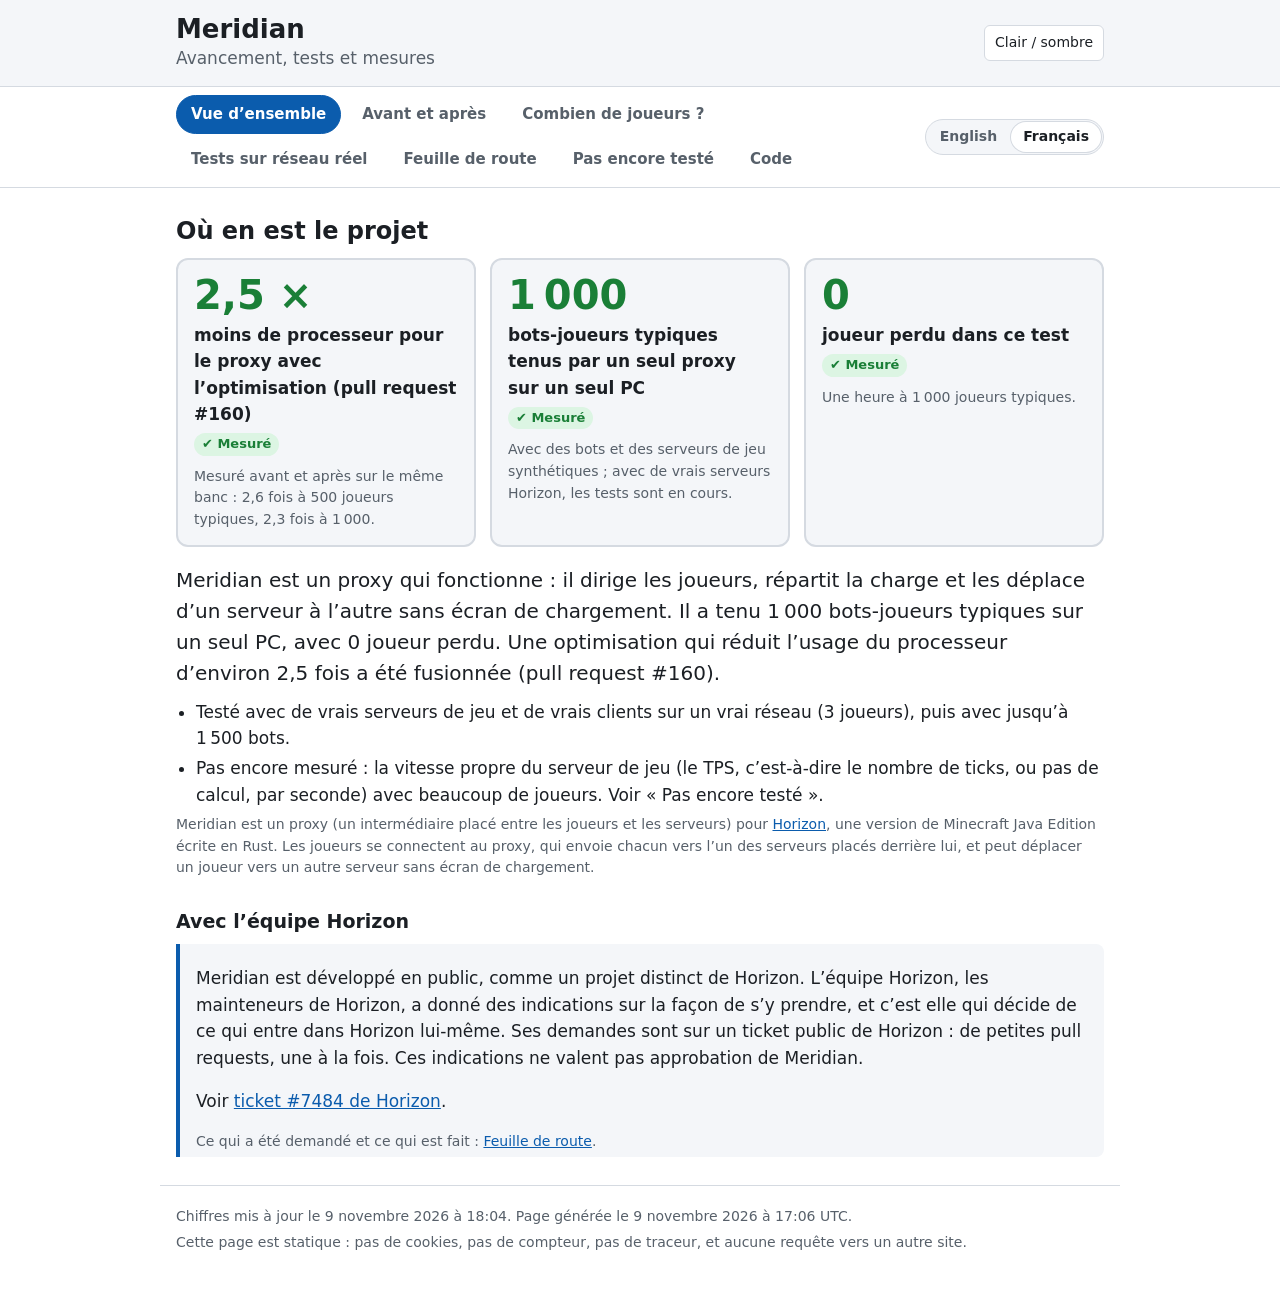
<file: fr/index.html>
<!doctype html>
<html lang="fr">
<head>
<meta charset="utf-8">
<meta name="viewport" content="width=device-width, initial-scale=1">
<title>Meridian : avancement, tests et mesures</title>
<meta name="description" content="Où en est Meridian, un proxy pour Horizon écrit en Rust : ce qui fonctionne, combien de joueurs il tient, ce qui a été mesuré et ce qui ne l’a pas été.">
<link rel="icon" href="data:,">
<link rel="canonical" href="https://meridian.akirabanelabs.fr/fr/">
<link rel="alternate" hreflang="en" href="https://meridian.akirabanelabs.fr/">
<link rel="alternate" hreflang="fr" href="https://meridian.akirabanelabs.fr/fr/">
<link rel="alternate" hreflang="x-default" href="https://meridian.akirabanelabs.fr/">
<link rel="stylesheet" href="../style.css?v=0f024902">
</head>
<body>
<header class="top">
  <div class="wrap">
    <div class="brand"><h1>Meridian</h1><p>Avancement, tests et mesures</p></div>
    <button id="theme" type="button" aria-label="Passer du thème clair au thème sombre">Clair / sombre</button>
  </div>
</header>
<nav class="tabbar" id="tabs" aria-label="Sections">
  <div class="wrap tabrow"><div class="tablist"><a href="#overview">Vue d’ensemble</a><a href="#compare">Avant et après</a><a href="#players">Combien de joueurs ?</a><a href="#real">Tests sur réseau réel</a><a href="#roadmap">Feuille de route</a><a href="#not-tested">Pas encore testé</a><a href="#links">Code</a></div><span class="lang" role="group" aria-label="Langue"><a href="../" hreflang="en" lang="en" data-short="EN">English</a> <span aria-hidden="true">|</span> <a href="./" hreflang="fr" lang="fr" data-short="FR" aria-current="page">Français</a></span></div>
</nav>
<main class="wrap">
<section id="overview"><h2>Où en est le projet</h2><div class="keys"><div class="key"><span class="knum">2,5 ×</span><span class="klabel">moins de processeur pour le proxy avec l’optimisation (pull request #160)</span><span class="badge good"><span aria-hidden="true">&#10004;</span> Mesuré</span><span class="small">Mesuré avant et après sur le même banc : 2,6 fois à 500 joueurs typiques, 2,3 fois à 1 000.</span></div><div class="key"><span class="knum">1 000</span><span class="klabel">bots-joueurs typiques tenus par un seul proxy sur un seul PC</span><span class="badge good"><span aria-hidden="true">&#10004;</span> Mesuré</span><span class="small">Avec des bots et des serveurs de jeu synthétiques ; avec de vrais serveurs Horizon, les tests sont en cours.</span></div><div class="key"><span class="knum">0</span><span class="klabel">joueur perdu dans ce test</span><span class="badge good"><span aria-hidden="true">&#10004;</span> Mesuré</span><span class="small">Une heure à 1 000 joueurs typiques.</span></div></div><p class="lead">Meridian est un proxy qui fonctionne : il dirige les joueurs, répartit la charge et les déplace d’un serveur à l’autre sans écran de chargement. Il a tenu 1 000 bots-joueurs typiques sur un seul PC, avec 0 joueur perdu. Une optimisation qui réduit l’usage du processeur d’environ 2,5 fois a été fusionnée (pull request #160).</p><ul class="plain open"><li>Testé avec de vrais serveurs de jeu et de vrais clients sur un vrai réseau (3 joueurs), puis avec jusqu’à 1 500 bots.</li><li>Pas encore mesuré : la vitesse propre du serveur de jeu (le TPS, c’est-à-dire le nombre de ticks, ou pas de calcul, par seconde) avec beaucoup de joueurs. Voir « Pas encore testé ».</li></ul><p class="small">Meridian est un proxy (un intermédiaire placé entre les joueurs et les serveurs) pour <a href="https://github.com/horizon-rust/horizon">Horizon</a>, une version de Minecraft Java Edition écrite en Rust. Les joueurs se connectent au proxy, qui envoie chacun vers l’un des serveurs placés derrière lui, et peut déplacer un joueur vers un autre serveur sans écran de chargement.</p><h3 class="sub">Avec l’équipe Horizon</h3><div class="context"><p>Meridian est développé en public, comme un projet distinct de Horizon. L’équipe Horizon, les mainteneurs de Horizon, a donné des indications sur la façon de s’y prendre, et c’est elle qui décide de ce qui entre dans Horizon lui-même. Ses demandes sont sur un ticket public de Horizon : de petites pull requests, une à la fois. Ces indications ne valent pas approbation de Meridian.</p><p>Voir <a href="https://github.com/horizon-rust/horizon/issues/7484">ticket #7484 de Horizon</a>.</p><p class="small">Ce qui a été demandé et ce qui est fait : <a href="#horizon">Feuille de route</a>.</p></div></section>
<section id="compare"><h2>Avant et après l’optimisation</h2><p class="muted">Avant (branche main) (commit 57930e6) &middot; Après (les écritures d’une même lecture sont groupées) (commit c38a01e (fusionné, #160))</p><p class="lead">Avec des serveurs de jeu qui envoient ensemble les paquets d’un tick (un pas de calcul de 50 ms), comme le font les vrais serveurs, le proxy dépense maintenant environ 2,5 fois moins de processeur par paquet : 1 000 joueurs typiques demandent environ 2,6 cœurs au lieu de 6,2.</p><div class="hero"><div class="tile"><h3>Processeur pour 1 000 joueurs</h3><p class="small">sur les 8 cœurs que le proxy peut utiliser</p><div class="ba"><div class="bside"><span class="who">Avant</span><span class="bnum">6,17 cœurs</span></div><span class="arrow" aria-hidden="true">&rarr;</span><div class="aside"><span class="who">Après</span><span class="anum good">2,62 cœurs</span></div></div><p class="change">2,4 fois moins de cœurs</p><span class="badge good"><span aria-hidden="true">&#10004;</span> Mesuré</span></div><div class="tile"><h3>Coût d’un paquet</h3><p class="small">500 joueurs typiques</p><div class="ba"><div class="bside"><span class="who">Avant</span><span class="bnum">20,31 µs</span></div><span class="arrow" aria-hidden="true">&rarr;</span><div class="aside"><span class="who">Après</span><span class="anum good">7,92 µs</span></div></div><p class="change">2,6 fois moins de processeur</p><span class="badge good"><span aria-hidden="true">&#10004;</span> Mesuré</span></div><div class="tile"><h3>Les 1 % d’allers-retours les plus lents (p99)</h3><p class="small">500 joueurs typiques</p><div class="ba"><div class="bside"><span class="who">Avant</span><span class="bnum">15,09 ms</span></div><span class="arrow" aria-hidden="true">&rarr;</span><div class="aside"><span class="who">Après</span><span class="anum good">2,67 ms</span></div></div><p class="change">5,7 fois plus bas</p><span class="badge good"><span aria-hidden="true">&#10004;</span> Mesuré</span></div><div class="tile"><h3>Paquets envoyés d’un coup</h3><p class="small">à chaque joueur</p><div class="ba"><div class="bside"><span class="who">Avant</span><span class="bnum">1 paquet</span></div><span class="arrow" aria-hidden="true">&rarr;</span><div class="aside"><span class="who">Après</span><span class="anum good">12,5 à 17,1 paquets</span></div></div><p class="change">12 à 17 paquets à chaque écriture au lieu de 1</p><span class="badge good"><span aria-hidden="true">&#10004;</span> Mesuré</span></div><div class="tile"><h3>Mémoire par joueur</h3><p class="small">le prix du changement</p><div class="ba"><div class="bside"><span class="who">Avant</span><span class="bnum">524 Ko</span></div><span class="arrow" aria-hidden="true">&rarr;</span><div class="aside"><span class="who">Après</span><span class="anum good">532 Ko</span></div></div><p class="change">+1,3 % (5 % admis)</p><span class="badge good"><span aria-hidden="true">&#10004;</span> Mesuré</span></div></div><div class="verdict"><p>Rien n’est perdu pour autant : les mêmes paquets arrivent aux joueurs, aucun joueur n’a été perdu, et la mémoire par joueur reste à environ 1 % de ce qu’elle était.</p><p>Quand il n’y a rien à grouper, rien ne change. C’est mesuré sur un seul PC avec des bots et vérifié avec un vrai serveur ; c’est fusionné (pull request #160).</p></div><h3 class="sub">Chaque mesure, une par une</h3><article class="crow"><div class="crow-head"><h3>Processeur par paquet, 500 joueurs typiques</h3><span class="gain">2,6 fois moins de processeur</span></div><div class="pair"><div class="side before"><span class="chip before">Avant</span><div class="val"><strong class="big">20,31 µs</strong> <span class="badge good"><span aria-hidden="true">&#10004;</span> Mesuré</span></div><div class="bar" aria-hidden="true"><span class="fill good" style="width:100.0%"></span></div></div><div class="mid" aria-hidden="true">&rarr;</div><div class="side after"><span class="chip after">Après</span><div class="val"><strong class="big">7,92 µs</strong> <span class="badge good"><span aria-hidden="true">&#10004;</span> Mesuré</span></div><div class="bar" aria-hidden="true"><span class="fill good" style="width:39.0%"></span></div></div></div><p class="small">des serveurs qui écrivent une fois par tick (toutes les 50 ms), comme les vrais</p></article><article class="crow"><div class="crow-head"><h3>Processeur par paquet, 1 000 joueurs typiques</h3><span class="gain">2,3 fois moins de processeur</span></div><div class="pair"><div class="side before"><span class="chip before">Avant</span><div class="val"><strong class="big">19,03 µs</strong> <span class="badge good"><span aria-hidden="true">&#10004;</span> Mesuré</span></div><div class="bar" aria-hidden="true"><span class="fill good" style="width:100.0%"></span></div></div><div class="mid" aria-hidden="true">&rarr;</div><div class="side after"><span class="chip after">Après</span><div class="val"><strong class="big">8,11 µs</strong> <span class="badge good"><span aria-hidden="true">&#10004;</span> Mesuré</span></div><div class="bar" aria-hidden="true"><span class="fill good" style="width:42.6%"></span></div></div></div></article><article class="crow"><div class="crow-head"><h3>Cœurs du proxy, 1 000 joueurs typiques</h3><span class="gain">2,4 fois moins de cœurs</span></div><div class="pair"><div class="side before"><span class="chip before">Avant</span><div class="val"><strong class="big">6,17 cœurs</strong> <span class="badge warn"><span aria-hidden="true">&#9650;</span> Mesuré, à surveiller</span></div><div class="bar" aria-hidden="true"><span class="fill warn" style="width:77.1%"></span><i class="tick" style="left:100.0%"></i></div></div><div class="mid" aria-hidden="true">&rarr;</div><div class="side after"><span class="chip after">Après</span><div class="val"><strong class="big">2,62 cœurs</strong> <span class="badge good"><span aria-hidden="true">&#10004;</span> Mesuré</span></div><div class="bar" aria-hidden="true"><span class="fill good" style="width:32.8%"></span><i class="tick" style="left:100.0%"></i></div></div></div><p class="small">les 8 threads donnés au proxy : 8 cœurs (le trait sur les barres).</p></article><article class="crow"><div class="crow-head"><h3>Paquets par écriture vers les joueurs</h3><span class="gain">12 à 17 paquets à chaque écriture au lieu de 1</span></div><div class="pair"><div class="side before"><span class="chip before">Avant</span><div class="val"><strong class="big">1 paquet</strong> <span class="badge good"><span aria-hidden="true">&#10004;</span> Mesuré</span></div><div class="bar" aria-hidden="true"><span class="fill good" style="width:5.8%"></span></div></div><div class="mid" aria-hidden="true">&rarr;</div><div class="side after"><span class="chip after">Après</span><div class="val"><strong class="big">12,5 à 17,1 paquets</strong> <span class="badge good"><span aria-hidden="true">&#10004;</span> Mesuré</span></div><div class="bar" aria-hidden="true"><span class="fill good" style="width:100.0%"></span></div></div></div><p class="small">avec un vrai serveur de jeu : environ 15 (15,5 mesurés sur le premier scénario de l’essai sur réseau réel)</p></article><article class="crow"><div class="crow-head"><h3>Mémoire par joueur, 1 000 joueurs typiques</h3><span class="gain">+1,3 % (5 % admis)</span></div><div class="pair"><div class="side before"><span class="chip before">Avant</span><div class="val"><strong class="big">524 Ko</strong> <span class="badge good"><span aria-hidden="true">&#10004;</span> Mesuré</span></div><div class="bar" aria-hidden="true"><span class="fill good" style="width:98.5%"></span></div></div><div class="mid" aria-hidden="true">&rarr;</div><div class="side after"><span class="chip after">Après</span><div class="val"><strong class="big">532 Ko</strong> <span class="badge good"><span aria-hidden="true">&#10004;</span> Mesuré</span></div><div class="bar" aria-hidden="true"><span class="fill good" style="width:100.0%"></span></div></div></div><p class="small">à 500 joueurs : 514 avant, 499 après. La première version coûtait +19 % ; cela a été corrigé.</p></article><article class="crow"><div class="crow-head"><h3>Latence p99 à travers le proxy, 500 joueurs typiques</h3><span class="gain">5,7 fois plus bas</span></div><div class="pair"><div class="side before"><span class="chip before">Avant</span><div class="val"><strong class="big">15,09 ms</strong> <span class="badge good"><span aria-hidden="true">&#10004;</span> Mesuré</span></div><div class="bar" aria-hidden="true"><span class="fill good" style="width:100.0%"></span></div></div><div class="mid" aria-hidden="true">&rarr;</div><div class="side after"><span class="chip after">Après</span><div class="val"><strong class="big">2,67 ms</strong> <span class="badge good"><span aria-hidden="true">&#10004;</span> Mesuré</span></div><div class="bar" aria-hidden="true"><span class="fill good" style="width:17.7%"></span></div></div></div><p class="small">p99 : 99 allers-retours sur 100 sont plus rapides que cette valeur. Le tick du serveur, de 50 ms, fait partie de ces chiffres.</p></article><article class="crow"><div class="crow-head"><h3>Latence, 1 000 joueurs typiques</h3><span class="gain">non concluant</span></div><div class="pair"><div class="side before"><span class="chip before">Avant</span><div class="val"><strong class="big">pas de chiffre</strong> <span class="badge warn"><span aria-hidden="true">&#9650;</span> Non concluant</span></div><div class="bar empty" aria-hidden="true"></div></div><div class="mid" aria-hidden="true">&rarr;</div><div class="side after"><span class="chip after">Après</span><div class="val"><strong class="big">pas de chiffre</strong> <span class="badge warn"><span aria-hidden="true">&#9650;</span> Non concluant</span></div><div class="bar empty" aria-hidden="true"></div></div></div><p class="small">les bots tournent sur le même PC et étaient la limite</p></article><article class="crow control"><div class="crow-head"><h3>Témoin : des serveurs qui envoient chaque paquet seul <span class="tag">témoin</span></h3><span class="gain same">aucun changement</span></div><div class="pair"><div class="side before"><span class="chip before">Avant</span><div class="val"><strong class="big">24,58 µs</strong> <span class="badge good"><span aria-hidden="true">&#10004;</span> Mesuré</span></div><div class="bar" aria-hidden="true"><span class="fill good" style="width:99.4%"></span></div></div><div class="mid" aria-hidden="true">&rarr;</div><div class="side after"><span class="chip after">Après</span><div class="val"><strong class="big">24,72 µs</strong> <span class="badge good"><span aria-hidden="true">&#10004;</span> Mesuré</span></div><div class="bar" aria-hidden="true"><span class="fill good" style="width:100.0%"></span></div></div></div><p class="small">rien à grouper ici, donc rien ne doit changer : cela montre que le gain vient du seul groupement</p></article><p class="small">Une ligne <b>témoin</b> est un cas où rien ne devrait changer. Elle montre que le gain vient du seul changement.</p></section>
<section id="players"><h2>Combien de joueurs ?</h2><p>Nous testons avec des bots qui se comportent comme des joueurs, sur un seul PC. Chaque chiffre dit à quel point nous en sommes sûrs :</p><ul class="legend"><li><span class="badge good"><span aria-hidden="true">&#10004;</span> Mesuré</span> Nous l’avons lancé et compté. Aucun joueur n’a été perdu.</li><li><span class="badge warn"><span aria-hidden="true">&#9650;</span> Non concluant</span> Nous l’avons lancé, mais le PC de test était la limite : le résultat ne dit donc rien sur le proxy.</li><li><span class="badge grey"><span aria-hidden="true">&#8776;</span> Extrapolé</span> Une estimation à partir du coût d’un joueur. Pas lancé.</li></ul><div class="cards"><article class="card"><h3>Joueurs légers</h3><p class="muted">peu de trafic : 20 petits paquets et 2 chunks (portions de carte) par seconde chacun (le profil du premier test)</p><div class="line"><div class="lead">Démontré</div><div><strong class="big">1 500 joueurs</strong> <span class="badge good"><span aria-hidden="true">&#10004;</span> Mesuré</span><div class="small">2,39 cœurs de processeur</div><div class="small">2,39 cœurs pour le proxy, avant l’optimisation (elle change peu de chose pour un trafic léger)</div></div></div><div class="line"><div class="lead">Non démontré</div><div><strong class="big">2 000 joueurs</strong> <span class="badge warn"><span aria-hidden="true">&#9650;</span> Non concluant</span><div class="small">la machine de test était la limite : le proxy lui-même avait de la marge (3,5 cœurs)</div></div></div></article><article class="card"><h3>Joueurs typiques</h3><p class="muted">restent immobiles ou marchent environ la moitié du temps ; profil construit à partir d’un vrai client (275 petits paquets et 3,5 chunks par seconde chacun)</p><div class="line"><div class="lead">Démontré</div><div><strong class="big">1 000 joueurs</strong> <span class="badge good"><span aria-hidden="true">&#10004;</span> Mesuré</span><div class="small">2,62 cœurs de processeur</div><div class="small">2,62 cœurs avec l’optimisation (commit c38a01e, fusionné dans la pull request #160) ; 6,2 cœurs avant. Sa latence n’a pas pu être jugée : les bots étaient la limite.</div></div></div></article><article class="card"><h3>Joueurs très actifs</h3><p class="muted">marchent plus de la moitié du temps (le profil de test de charge)</p><div class="line"><div class="lead">Démontré</div><div><strong class="big">500 joueurs</strong> <span class="badge good"><span aria-hidden="true">&#10004;</span> Mesuré</span><div class="small">6,4 cœurs de processeur</div><div class="small">6,40 cœurs avant l’optimisation, avec des serveurs qui écrivent chaque paquet seul ; 1 000 joueurs très actifs n’ont pas été testés</div></div></div></article></div><h3 class="sub">Ce que coûtent 1 000 joueurs typiques</h3><div class="costs"><div class="cost"><div class="cname">Processeur</div><div><strong class="big">2,62 cœurs</strong> <span class="badge good"><span aria-hidden="true">&#10004;</span> Mesuré</span><div class="bar" aria-hidden="true"><span class="fill good" style="width:32.8%"></span></div><div class="small">33 % de 8 cœurs (les 8 threads donnés au proxy sur le PC de test).</div><div class="small">6,2 cœurs avant l’optimisation ; en mode en ligne (chiffrement), environ 1,4 cœur de plus est une estimation</div></div></div><div class="cost"><div class="cname">Mémoire</div><div><strong class="big">0,53 Go</strong> <span class="badge good"><span aria-hidden="true">&#10004;</span> Mesuré</span><div class="bar" aria-hidden="true"><span class="fill good" style="width:6.6%"></span></div><div class="small">7 % de 8 Go (le VPS).</div></div></div><div class="cost"><div class="cname">Débit, dans chaque sens</div><div><strong class="big">660 Mbit/s</strong> <span class="badge bad"><span aria-hidden="true">&#10006;</span> Mesuré, au-dessus de la limite</span><div class="bar" aria-hidden="true"><span class="fill bad" style="width:100.0%"></span><i class="tick" style="left:75.8%"></i></div><div class="small">132 % de 500 Mbit/s (la ligne Internet).</div><div class="small">environ 83 Mo/s vers les joueurs, et autant des serveurs vers le proxy ; compté avant compression, donc sur le câble c’est moins</div></div></div></div><h3 class="sub">Ce que cela veut dire pour des machines plus petites</h3><ul class="plain"><li><strong>Sur une ligne de 500 Mbit/s :</strong> environ 500 à 600 joueurs typiques <span class="badge grey"><span aria-hidden="true">&#8776;</span> Extrapolé</span></li><li><strong>Sur le VPS (4 cœurs partagés) :</strong> environ 300 à 500 joueurs typiques <span class="badge grey"><span aria-hidden="true">&#8776;</span> Extrapolé</span></li></ul><h3 class="sub">Les machines</h3><div class="cards"><article class="card"><h4>Le PC de test</h4><ul class="plain"><li>Windows 11</li><li>Intel i9-14900KF : 8 cœurs rapides (2 threads chacun) + 16 cœurs économes</li><li>64 Go de mémoire</li><li>Le proxy disposait de 8 threads (4 cœurs rapides) ; les bots utilisaient les autres cœurs</li></ul></article><article class="card"><h4>Le VPS (serveur loué)</h4><ul class="plain"><li>Une machine virtuelle KVM, sous Linux (Ubuntu 26.04 LTS, noyau 7.0)</li><li>4 cœurs virtuels (1 thread chacun), présentés comme un Intel Core Processor (Haswell) à 3,0 GHz ; le modèle exact est caché par l’hébergeur</li><li>8 Go de mémoire (7,6 Gio utilisables), pas de swap (mémoire d’échange)</li><li>Disque de 75 Go, NVMe d’après l’offre de l’hébergeur (le disque virtuel ne le dit pas)</li><li>Réseau : jusqu’à environ 3 Gbit/s d’après l’offre de l’hébergeur ; non mesuré</li><li>Les cœurs sont partagés : aucun signe de gêne causée par les autres machines au repos (0,0 % de temps volé), pas testé en charge</li></ul></article><article class="card"><h4>La ligne Internet</h4><ul class="plain"><li>500 Mbit/s en réception et en envoi (annoncé)</li></ul></article></div></section>
<section id="real"><h2>Tests sur réseau réel</h2><p>De vrais serveurs de jeu, de vrais clients de jeu, un vrai réseau entre eux. Peu de joueurs, mais pas de bots et aucun raccourci.</p><p class="muted">essai sur réseau réel (VPS + PC), 8 novembre</p><div class="rows"><div class="row"><div class="rname">Vrais joueurs dans le test</div><div><strong class="big">3 joueurs</strong> <span class="badge good"><span aria-hidden="true">&#10004;</span> Mesuré</span></div></div><div class="row"><div class="rname">Déplacements d’un serveur à l’autre, et retour</div><div><strong class="big">plus de 50 déplacements entre deux serveurs, tous réussis</strong> <span class="badge good"><span aria-hidden="true">&#10004;</span> Mesuré</span><div class="small">Durée en secondes : 1,4 à 2,1</div><div class="small">18 + 34 vus depuis les clients, 20 + 34 vus depuis le proxy.</div></div></div><div class="row"><div class="rname">Un serveur qui s’arrête avec des joueurs dessus</div><div><strong class="big">3 sur 3 déplacés ailleurs à l’arrêt du serveur B</strong> <span class="badge good"><span aria-hidden="true">&#10004;</span> Mesuré</span></div></div><div class="row"><div class="rname">Vitesse d’évacuation des joueurs</div><div><strong class="big">1,5 s par joueur, un toutes les 2 s</strong> <span class="badge good"><span aria-hidden="true">&#10004;</span> Mesuré</span></div></div><div class="row"><div class="rname">Un serveur qui s’arrête d’un coup</div><div><strong class="big">3 joueurs sur 3 ont été renvoyés vers l’autre serveur, sans retourner à l’écran-titre</strong> <span class="badge good"><span aria-hidden="true">&#10004;</span> Mesuré</span><div class="small">Durée en secondes : 0,011 à 0,123 (côté proxy)</div><div class="small">Un joueur était encore en cours de déplacement quand le serveur l’a expulsé : le correctif de cette semaine l’a rattrapé (123 ms).</div></div></div><div class="row"><div class="rname">Un serveur qui plante</div><div><strong class="big">3 joueurs sur 3 ont été renvoyés vers l’autre serveur après l’arrêt brutal du processus du serveur</strong> <span class="badge good"><span aria-hidden="true">&#10004;</span> Mesuré</span><div class="small">Durée en secondes : 0,021 à 0,025 (côté proxy), 0,9 à 1,7 vu à l’écran</div></div></div><div class="row"><div class="rname">Reconnexions rapides</div><div><strong class="big">5 reconnexions rapides sur 5 ont abouti, sans erreur</strong> <span class="badge good"><span aria-hidden="true">&#10004;</span> Mesuré</span><div class="small">Le client est revenu sous un autre nom : cela vérifie donc la reconnexion, pas les données d’un joueur qui revient.</div></div></div><div class="row"><div class="rname">Paquets groupés à chaque écriture</div><div><strong class="big">environ 15 paquets par écriture</strong> <span class="badge good"><span aria-hidden="true">&#10004;</span> Mesuré</span><div class="small">15,5 mesurés sur le premier scénario.</div></div></div><div class="row"><div class="rname">Mémoire du proxy</div><div><strong class="big">11 Mo avec 3 joueurs au repos ; 67 à 105 Mo au repos après 20 à 60 transferts</strong> <span class="badge warn"><span aria-hidden="true">&#9650;</span> Mesuré, à surveiller</span><div class="small">Un palier, pas une montée continue (elle est retombée à 91 Mo après d’autres transferts). Pas encore comparé à l’ancien proxy.</div></div></div></div><p class="small">Un vrai serveur sur le VPS, un sur le PC, 3 vrais clients, proxy final. Non testé ici : la vitesse propre du serveur de jeu (TPS, ticks par seconde) avec beaucoup de joueurs.</p><div class="rpart" id="real-load"><h3 class="part">Charge sur un vrai serveur Horizon</h3><p>Des bots, pas des personnes, et pas de réseau : 50 bots qui volent et explorent, sur un vrai serveur Horizon, le tout sur un seul PC. Les mêmes bots avec les mêmes graines, d’abord connectés directement au serveur, puis à travers le proxy.</p><p class="muted">Test L2-1, 8 novembre 2026 : 5 minutes de mise en route, puis 10 minutes mesurées.</p><p class="lead">50 joueurs sur un vrai serveur : la même vitesse avec et sans le proxy.</p><div class="tablewrap"><table class="lt"><thead><tr><th scope="col">Mesure</th><th scope="col">En direct</th><th scope="col">À travers le proxy</th></tr></thead><tbody><tr><th scope="row">Vitesse du serveur, moyenne</th><td><strong>20 TPS</strong> <span class="badge good"><span aria-hidden="true">&#10004;</span> Mesuré</span><div class="small">au plus bas 19,95</div></td><td><strong>20 TPS</strong> <span class="badge good"><span aria-hidden="true">&#10004;</span> Mesuré</span><div class="small">au plus bas 19,93</div></td></tr><tr><th scope="row">Tick du serveur, moyenne</th><td><strong>16,9 ms</strong> <span class="badge good"><span aria-hidden="true">&#10004;</span> Mesuré</span></td><td><strong>17,1 ms</strong> <span class="badge good"><span aria-hidden="true">&#10004;</span> Mesuré</span></td></tr><tr><th scope="row">Tick du serveur, 95e centile</th><td><strong>19,5 ms</strong> <span class="badge good"><span aria-hidden="true">&#10004;</span> Mesuré</span></td><td><strong>19,9 ms</strong> <span class="badge good"><span aria-hidden="true">&#10004;</span> Mesuré</span></td></tr><tr><th scope="row">Processeur du serveur</th><td><strong>0,4 cœur</strong> <span class="badge good"><span aria-hidden="true">&#10004;</span> Mesuré</span></td><td><strong>0,44 cœur</strong> <span class="badge good"><span aria-hidden="true">&#10004;</span> Mesuré</span></td></tr><tr><th scope="row">Mémoire du serveur</th><td><strong>830 à 871 Mo</strong> <span class="badge good"><span aria-hidden="true">&#10004;</span> Mesuré</span></td><td><strong>823 à 863 Mo</strong> <span class="badge good"><span aria-hidden="true">&#10004;</span> Mesuré</span></td></tr><tr><th scope="row">Chunks reçus par les bots</th><td><strong>315 766 chunks</strong> <span class="badge good"><span aria-hidden="true">&#10004;</span> Mesuré</span></td><td><strong>315 710 chunks</strong> <span class="badge good"><span aria-hidden="true">&#10004;</span> Mesuré</span></td></tr><tr><th scope="row">Données reçues par les bots</th><td><strong>3 545 Mo</strong> <span class="badge good"><span aria-hidden="true">&#10004;</span> Mesuré</span></td><td><strong>3 550 Mo</strong> <span class="badge good"><span aria-hidden="true">&#10004;</span> Mesuré</span></td></tr><tr><th scope="row">Bots perdus, sur 50</th><td><strong>0 bot</strong> <span class="badge good"><span aria-hidden="true">&#10004;</span> Mesuré</span></td><td><strong>0 bot</strong> <span class="badge good"><span aria-hidden="true">&#10004;</span> Mesuré</span></td></tr><tr><th scope="row">Processeur du proxy</th><td class="muted">&ndash;</td><td><strong>0,21 cœur</strong> <span class="badge good"><span aria-hidden="true">&#10004;</span> Mesuré</span></td></tr><tr><th scope="row">Mémoire du proxy</th><td class="muted">&ndash;</td><td><strong>92 Mo</strong> <span class="badge good"><span aria-hidden="true">&#10004;</span> Mesuré</span></td></tr></tbody></table></div><p class="honest">Un seul essai de chaque, 50 bots sur un serveur, le tout sur un seul PC (pas de réseau). Le serveur n’a pas été poussé à sa limite, et les bots volent en mode créatif : ni minage, ni construction, ni combat. La latence ajoutée n’est pas mesurée ici : le ping du serveur compte en millisecondes entières.</p></div><div class="rpart" id="real-limit"><h3 class="part">La limite d’un vrai serveur Horizon</h3><p>Les mêmes bots, plus nombreux sur un seul serveur, à travers le proxy : à partir de quand le serveur ne tient-il plus son rythme de 20 ticks par seconde (un tick dispose de 50 ms) ?</p><p class="muted">Test L2-1b, 8 novembre 2026 : 75, 100 et 125 bots sur un vrai serveur, à travers le proxy, 10 minutes mesurées pour chacun (50, c’est le test L2-1).</p><p class="lead">Un vrai serveur tient environ 100 joueurs sans peine sur ce PC, et environ 125 à sa limite : 1 000 joueurs demandent 10 à 12 serveurs, et non 20.</p><div class="tablewrap"><table class="lt"><thead><tr><th scope="col">Mesure</th><th scope="col">50 joueurs</th><th scope="col">75 joueurs</th><th scope="col">100 joueurs</th><th scope="col">125 joueurs</th></tr></thead><tbody><tr><th scope="row">Vitesse du serveur, moyenne</th><td><strong>20 TPS</strong> <span class="badge good"><span aria-hidden="true">&#10004;</span> Mesuré</span></td><td><strong>20 TPS</strong> <span class="badge good"><span aria-hidden="true">&#10004;</span> Mesuré</span></td><td><strong>20 TPS</strong> <span class="badge good"><span aria-hidden="true">&#10004;</span> Mesuré</span></td><td><strong>20 TPS</strong> <span class="badge good"><span aria-hidden="true">&#10004;</span> Mesuré</span></td></tr><tr><th scope="row">Vitesse du serveur, seconde la plus basse</th><td><strong>19,93 TPS</strong> <span class="badge good"><span aria-hidden="true">&#10004;</span> Mesuré</span></td><td><strong>16,6 TPS</strong> <span class="badge good"><span aria-hidden="true">&#10004;</span> Mesuré</span></td><td><strong>19,56 TPS</strong> <span class="badge good"><span aria-hidden="true">&#10004;</span> Mesuré</span></td><td><strong>18,36 TPS</strong> <span class="badge good"><span aria-hidden="true">&#10004;</span> Mesuré</span></td></tr><tr><th scope="row">Tick du serveur, moyenne</th><td><strong>17,1 ms</strong> <span class="badge good"><span aria-hidden="true">&#10004;</span> Mesuré</span></td><td><strong>20,6 ms</strong> <span class="badge good"><span aria-hidden="true">&#10004;</span> Mesuré</span></td><td><strong>29,4 ms</strong> <span class="badge good"><span aria-hidden="true">&#10004;</span> Mesuré</span></td><td><strong>41,1 ms</strong> <span class="badge warn"><span aria-hidden="true">&#9650;</span> Mesuré, à surveiller</span></td></tr><tr><th scope="row">Tick du serveur, 95e centile</th><td><strong>19,9 ms</strong> <span class="badge good"><span aria-hidden="true">&#10004;</span> Mesuré</span></td><td><strong>23 ms</strong> <span class="badge good"><span aria-hidden="true">&#10004;</span> Mesuré</span></td><td><strong>33,5 ms</strong> <span class="badge good"><span aria-hidden="true">&#10004;</span> Mesuré</span></td><td><strong>47,2 ms</strong> <span class="badge warn"><span aria-hidden="true">&#9650;</span> Mesuré, à surveiller</span></td></tr><tr><th scope="row">Processeur du serveur</th><td><strong>0,44 cœur</strong> <span class="badge good"><span aria-hidden="true">&#10004;</span> Mesuré</span></td><td><strong>0,48 cœur</strong> <span class="badge good"><span aria-hidden="true">&#10004;</span> Mesuré</span></td><td><strong>0,71 cœur</strong> <span class="badge good"><span aria-hidden="true">&#10004;</span> Mesuré</span></td><td><strong>0,97 cœur</strong> <span class="badge good"><span aria-hidden="true">&#10004;</span> Mesuré</span></td></tr><tr><th scope="row">Mémoire du serveur</th><td><strong>823 Mo</strong> <span class="badge good"><span aria-hidden="true">&#10004;</span> Mesuré</span></td><td><strong>908 Mo</strong> <span class="badge good"><span aria-hidden="true">&#10004;</span> Mesuré</span></td><td><strong>1 017 Mo</strong> <span class="badge good"><span aria-hidden="true">&#10004;</span> Mesuré</span></td><td><strong>1 060 Mo</strong> <span class="badge good"><span aria-hidden="true">&#10004;</span> Mesuré</span></td></tr><tr><th scope="row">Processeur du proxy</th><td><strong>0,21 cœur</strong> <span class="badge good"><span aria-hidden="true">&#10004;</span> Mesuré</span></td><td><strong>0,31 cœur</strong> <span class="badge good"><span aria-hidden="true">&#10004;</span> Mesuré</span></td><td><strong>0,44 cœur</strong> <span class="badge good"><span aria-hidden="true">&#10004;</span> Mesuré</span></td><td><strong>0,65 cœur</strong> <span class="badge good"><span aria-hidden="true">&#10004;</span> Mesuré</span></td></tr><tr><th scope="row">Mémoire du proxy</th><td><strong>92 Mo</strong> <span class="badge good"><span aria-hidden="true">&#10004;</span> Mesuré</span></td><td><strong>139 Mo</strong> <span class="badge good"><span aria-hidden="true">&#10004;</span> Mesuré</span></td><td><strong>188 Mo</strong> <span class="badge good"><span aria-hidden="true">&#10004;</span> Mesuré</span></td><td><strong>252 Mo</strong> <span class="badge good"><span aria-hidden="true">&#10004;</span> Mesuré</span></td></tr><tr><th scope="row">Bots perdus</th><td><strong>0 bot</strong> <span class="badge good"><span aria-hidden="true">&#10004;</span> Mesuré</span></td><td><strong>0 bot</strong> <span class="badge good"><span aria-hidden="true">&#10004;</span> Mesuré</span></td><td><strong>0 bot</strong> <span class="badge good"><span aria-hidden="true">&#10004;</span> Mesuré</span></td><td><strong>0 bot</strong> <span class="badge good"><span aria-hidden="true">&#10004;</span> Mesuré</span></td></tr></tbody></table></div><p class="honest">Un seul essai par taille, sur un seul PC, les bots en mode créatif. D’autres programmes tournaient sur le PC pendant certaines fenêtres, surtout celle à 125 joueurs : la limite est donc le chiffre le moins propre, et un nouvel essai au calme la fixerait. La part d’un cœur par joueur que prend le proxy est plus élevée avec de vrais serveurs (environ 0,4 à 0,5 % d’un cœur) qu’avec des serveurs synthétiques.</p></div></section>
<section id="roadmap"><h2>Feuille de route</h2><p class="lead">Ce qui est fait et validé, ce qui est en cours et ce qui est prévu.</p><p class="small">Une tâche n’est marquée « faite » que lorsqu’elle est terminée et validée (fusionnée et vérifiée), avec une preuve publique et sa date.</p><p class="legend4">Chaque tâche passe par quatre états : <span class="badge pill grey"><span aria-hidden="true">&#9675;</span> Prévu</span> <span class="badge pill warn"><span aria-hidden="true">&#9680;</span> En cours</span> <span class="badge pill test"><span aria-hidden="true">&#9673;</span> En test</span> <span class="badge pill good"><span aria-hidden="true">&#10004;</span> Fait</span></p><p class="inpanel"><a href="#horizon">Avec l’équipe Horizon</a> &middot; <a href="#plan">La feuille de route de Meridian</a></p><div class="rpart" id="horizon"><h3 class="part">Avec l’équipe Horizon</h3><div class="rblock" id="requested"><h4 class="sub">Demandé par l’équipe Horizon et validé</h4><p class="small">Une demande est validée quand sa pull request est fusionnée dans Horizon.</p><div class="ritems"><article class="ritem done" id="transfer-stack"><div class="rhead"><span class="badge pill good"><span aria-hidden="true">&#10004;</span> Fait</span><h5>Le transfert sans coupure, en une pile de pull requests</h5></div><p>Un joueur passe d’un serveur Horizon à un autre sans écran de chargement. La pile de sept pull requests a été relue et fusionnée par l’équipe Horizon entre le 4 et le 5 novembre.</p><p class="small proofs">Preuves : <a href="https://github.com/horizon-rust/horizon/pull/8693">pull request #8693 de Horizon</a>, <a href="https://github.com/horizon-rust/horizon/pull/8700">pull request #8700 de Horizon</a>, <a href="https://github.com/horizon-rust/horizon/pull/8709">pull request #8709 de Horizon</a>, <a href="https://github.com/horizon-rust/horizon/pull/8716">pull request #8716 de Horizon</a>, <a href="https://github.com/horizon-rust/horizon/pull/8730">pull request #8730 de Horizon</a>, <a href="https://github.com/horizon-rust/horizon/pull/8735">pull request #8735 de Horizon</a>, <a href="https://github.com/horizon-rust/horizon/pull/8742">pull request #8742 de Horizon</a> &middot; validé le 5 novembre 2026</p></article><article class="ritem done" id="transfer-status"><div class="rhead"><span class="badge pill good"><span aria-hidden="true">&#10004;</span> Fait</span><h5>Un serveur donne son état au proxy (transfer-status)</h5></div><p>Un serveur Horizon indique à un proxy combien de joueurs il a et s’il en accepte d’autres, avant qu’on lui en envoie.</p><p class="small proofs">Preuve : <a href="https://github.com/horizon-rust/horizon/pull/10527">pull request #10527 de Horizon</a> &middot; validé le 6 novembre 2026</p></article><article class="ritem done" id="transfer-refuse"><div class="rhead"><span class="badge pill good"><span aria-hidden="true">&#10004;</span> Fait</span><h5>Pas de déplacement vers un serveur plein ou en arrêt</h5></div><p>Un serveur Horizon refuse un joueur qu’on lui envoie quand il est plein ou en train de s’arrêter, et le joueur reste où il était.</p><p class="small proofs">Preuve : <a href="https://github.com/horizon-rust/horizon/pull/11428">pull request #11428 de Horizon</a> &middot; validé le 7 novembre 2026</p></article><article class="ritem done" id="stop-wait"><div class="rhead"><span class="badge pill good"><span aria-hidden="true">&#10004;</span> Fait</span><h5>Un serveur qui s’arrête attend le proxy</h5></div><p>Avant de s’arrêter, un serveur Horizon laisse quelques secondes à un proxy pour déplacer ses joueurs vers un autre serveur.</p><p class="small proofs">Preuve : <a href="https://github.com/horizon-rust/horizon/pull/11713">pull request #11713 de Horizon</a> &middot; validé le 8 novembre 2026</p></article><article class="ritem done" id="riders"><div class="rhead"><span class="badge pill good"><span aria-hidden="true">&#10004;</span> Fait</span><h5>Les passagers tournent comme dans le jeu original</h5></div><p>Une correction dans Horizon pour les joueurs sur une monture ou un véhicule, fusionnée par l’équipe Horizon.</p><p class="small proofs">Preuve : <a href="https://github.com/horizon-rust/horizon/pull/12260">pull request #12260 de Horizon</a> &middot; validé le 8 novembre 2026</p></article><article class="ritem done" id="recipe-book"><div class="rhead"><span class="badge pill good"><span aria-hidden="true">&#10004;</span> Fait</span><h5>Le livre de recettes sur un serveur Paper</h5></div><p>Le livre de recettes de Horizon prend les entrées que le serveur envoie, et marche donc sur un serveur Paper. Fusionné par l’équipe Horizon le 8 novembre.</p><p class="small proofs">Preuve : <a href="https://github.com/horizon-rust/horizon/pull/12496">pull request #12496 de Horizon</a> &middot; validé le 8 novembre 2026</p></article></div></div><div class="rblock" id="answered"><h4 class="sub">Fait de notre côté, en attente de la réponse de l’équipe</h4><p class="small">Ce que l’équipe Horizon a demandé sur le ticket, fait et vérifié par nous ; sa réponse reste à venir.</p><div class="ritems"><article class="ritem done" id="e2e-main"><div class="rhead"><span class="badge pill good"><span aria-hidden="true">&#10004;</span> Fait</span><h5>Le test de passage de relais sur la branche principale de Horizon</h5></div><p>Le test de bout en bout du déplacement d’un joueur entre deux serveurs Horizon, lancé sur la branche principale de Horizon comme demandé : 31 vérifications sur 31, à 3 essais sur 3.</p><p class="small proofs">Preuve : <a href="https://github.com/horizon-rust/horizon/issues/7484#issuecomment-6679467068">les résultats, publiés sur le ticket</a> &middot; validé le 6 novembre 2026</p></article><article class="ritem done" id="real-network-runs"><div class="rhead"><span class="badge pill good"><span aria-hidden="true">&#10004;</span> Fait</span><h5>Des tests sur un vrai réseau, deux fois</h5></div><p>De vrais serveurs Horizon, de vrais clients de jeu et un vrai réseau, les 6 et 7 novembre ; les résultats sont publiés sur le ticket.</p><p class="small proofs">Preuves : <a href="https://github.com/horizon-rust/horizon/issues/7484#issuecomment-6694236033">l’essai du 6 novembre</a>, <a href="https://github.com/horizon-rust/horizon/issues/7484#issuecomment-6708112369">l’essai du 7 novembre</a>, <a href="https://github.com/Akirabane/Meridian/blob/main/docs/REAL-NETWORK-RUN.md">les essais, en détail</a> &middot; validé le 7 novembre 2026</p></article><article class="ritem done" id="extension-point"><div class="rhead"><span class="badge pill good"><span aria-hidden="true">&#10004;</span> Fait</span><h5>Un point d’extension, et les opérateurs des serveurs</h5></div><p>Meridian demande à une extension si un joueur peut se connecter, où il va et quelles commandes il peut utiliser, et il lit les opérateurs des serveurs.</p><p class="small proofs">Preuves : <a href="https://github.com/Akirabane/Meridian/pull/137">pull request #137</a>, <a href="https://github.com/Akirabane/Meridian/pull/144">pull request #144</a>, <a href="https://github.com/Akirabane/Meridian/pull/145">pull request #145</a>, <a href="https://github.com/Akirabane/Meridian/pull/120">pull request #120</a> &middot; validé le 7 novembre 2026</p></article><article class="ritem done" id="news-issue"><div class="rhead"><span class="badge pill good"><span aria-hidden="true">&#10004;</span> Fait</span><h5>Un ticket public pour les nouvelles du proxy</h5></div><p>Les nouvelles de Meridian vont sur un ticket de son propre dépôt, comme demandé, et plus sur celui de Horizon.</p><p class="small proofs">Preuve : <a href="https://github.com/Akirabane/Meridian/issues/117">ticket #117</a> &middot; validé le 6 novembre 2026</p></article></div></div><div class="rblock" id="in-review"><h4 class="sub">En attente de la relecture de l’équipe Horizon</h4><p class="small">Notre pull request ouverte dans Horizon, s’il y en a une : une à la fois, comme demandé.</p><div class="ritems"><p class="muted">Aucune pour l’instant : pas de pull request de notre part en attente.</p></div></div><div class="rblock" id="ahead"><h4 class="sub">Le travail que nous avançons en attendant</h4><p class="small">Du travail du côté de Meridian, qui ne demande rien à Horizon. Chaque élément est dans la feuille de route plus bas.</p><div class="ritems"><article class="ritem see in-progress"><div class="rhead"><span class="badge pill warn"><span aria-hidden="true">&#9680;</span> En cours</span><h5><a href="#load-real-servers">Tests de charge avec de vrais serveurs Horizon</a></h5></div><p class="small">Détails dans la feuille de route plus bas.</p></article><article class="ritem see done"><div class="rhead"><span class="badge pill good"><span aria-hidden="true">&#10004;</span> Fait</span><h5><a href="#extension-orders">Les ordres des extensions</a></h5></div><p class="small">Détails dans la feuille de route plus bas.</p></article><article class="ritem see done"><div class="rhead"><span class="badge pill good"><span aria-hidden="true">&#10004;</span> Fait</span><h5><a href="#extension-events">Les événements pour les extensions</a></h5></div><p class="small">Détails dans la feuille de route plus bas.</p></article><article class="ritem see in-progress"><div class="rhead"><span class="badge pill warn"><span aria-hidden="true">&#9680;</span> En cours</span><h5><a href="#reuse-compressor">Moins de temps processeur pour la compression (une deuxième optimisation)</a></h5></div><p class="small">Détails dans la feuille de route plus bas.</p></article><article class="ritem see done"><div class="rhead"><span class="badge pill good"><span aria-hidden="true">&#10004;</span> Fait</span><h5><a href="#public-page">Cette page publique d’avancement</a></h5></div><p class="small">Détails dans la feuille de route plus bas.</p></article><article class="ritem in-progress" id="triage-11678"><div class="rhead"><span class="badge pill warn"><span aria-hidden="true">&#9680;</span> En cours</span><h5>Un rapport de plantage de Horizon, examiné</h5></div><p>Un plantage de Horizon en quittant un serveur ou un monde : nous avons lu le journal joint, et nous attendons la réponse de la personne qui l’a signalé.</p><p class="small proofs">Lien : <a href="https://github.com/horizon-rust/horizon/issues/11678">ticket #11678 de Horizon</a></p></article><article class="ritem testing" id="horizon-cmd-stopped"><div class="rhead"><span class="badge pill test"><span aria-hidden="true">&#9673;</span> En test</span><h5>Une correction du serveur de Horizon : une commande envoyée à un jeu arrêté</h5></div><p>Une correction du serveur de Horizon pour sa commande cmd quand le jeu est arrêté. Écrite et testée de notre côté ; sa pull request viendra, une à la fois comme demandé.</p></article></div></div></div><div class="rpart" id="plan"><h3 class="part">La feuille de route de Meridian</h3><div class="progress"><strong class="big">Validés : 13 sur 20</strong><div class="bar" aria-hidden="true"><span class="fill good" style="width:65.0%"></span></div></div><h4 class="sub"><span class="badge pill good"><span aria-hidden="true">&#10004;</span> Fait</span> Fait (validé)</h4><div class="ritems"><article class="ritem done" id="relay-batch"><div class="rhead"><span class="badge pill good"><span aria-hidden="true">&#10004;</span> Fait</span><h5>Moins d’écritures vers chaque joueur</h5></div><p>Le proxy envoie maintenant les paquets d’un serveur à un joueur en une seule écriture au lieu d’une par paquet : environ 2,5 fois moins de processeur, mesuré avant et après, puis testé sur un vrai réseau.</p><p class="small proofs">Preuves : <a href="https://github.com/Akirabane/Meridian/pull/160">pull request #160</a>, <a href="https://github.com/Akirabane/Meridian/blob/main/docs/LOAD-1000.md">les mesures, avant et après</a> &middot; validé le 8 novembre 2026</p></article><article class="ritem done" id="health-fixes"><div class="rhead"><span class="badge pill good"><span aria-hidden="true">&#10004;</span> Fait</span><h5>Trois corrections : le contrôle de santé, les évacuations, les documents</h5></div><p>La page des métriques et le contrôle de santé répondent tout de suite, le résumé d’une évacuation compte chaque joueur, et les documents disent ce que change l’attente avant l’arrêt de Horizon.</p><p class="small proofs">Preuves : <a href="https://github.com/Akirabane/Meridian/pull/151">pull request #151</a>, <a href="https://github.com/Akirabane/Meridian/pull/152">pull request #152</a>, <a href="https://github.com/Akirabane/Meridian/pull/154">pull request #154</a> &middot; validé le 8 novembre 2026</p></article><article class="ritem done" id="extension-commands"><div class="rhead"><span class="badge pill good"><span aria-hidden="true">&#10004;</span> Fait</span><h5>Les commandes propres des extensions</h5></div><p>Une extension peut déclarer ses propres commandes, comme /party : le proxy les prend, l’extension répond au joueur, et le serveur de jeu ne les voit jamais.</p><p class="small proofs">Preuves : <a href="https://github.com/Akirabane/Meridian/pull/153">pull request #153</a>, <a href="https://github.com/Akirabane/Meridian/pull/156">pull request #156</a>, <a href="https://github.com/Akirabane/Meridian/pull/158">pull request #158</a>, <a href="https://github.com/Akirabane/Meridian/pull/159">pull request #159</a> &middot; validé le 8 novembre 2026</p></article><article class="ritem done" id="real-network"><div class="rhead"><span class="badge pill good"><span aria-hidden="true">&#10004;</span> Fait</span><h5>Un test sur un vrai réseau avec de vrais serveurs et clients</h5></div><p>De vrais serveurs Horizon, trois vrais clients de jeu et un vrai réseau : des déplacements entre serveurs avec l’inventaire conservé, un serveur qui s’arrête avec des joueurs dessus, et un serveur qui plante, ses joueurs repliés sur l’autre.</p><p class="small proofs">Preuves : <a href="https://github.com/Akirabane/Meridian/blob/main/docs/LOAD-1000.md#on-a-real-network-8-november">le test sur un vrai réseau, 8 novembre</a>, <a href="https://github.com/Akirabane/Meridian/pull/161">pull request #161</a> &middot; validé le 8 novembre 2026</p></article><article class="ritem done" id="public-page"><div class="rhead"><span class="badge pill good"><span aria-hidden="true">&#10004;</span> Fait</span><h5>Cette page publique d’avancement</h5></div><p>Une page publique qui montre ce qui a été mesuré et ce qui ne l’a pas été, en anglais et en français.</p><p class="small proofs">Preuve : <a href="#overview">la page d’avancement</a> &middot; validé le 8 novembre 2026</p></article><article class="ritem done" id="extension-orders"><div class="rhead"><span class="badge pill good"><span aria-hidden="true">&#10004;</span> Fait</span><h5>Les ordres des extensions</h5></div><p>Une extension peut demander des choses au proxy : lire les joueurs, envoyer un message, déplacer ou expulser un joueur, vider ou recharger un serveur, et lancer une ligne de la console du proxy.</p><p class="small">Étapes validées : 8 sur 8</p><ol class="steps"><li><span class="badge pill good"><span aria-hidden="true">&#10004;</span> Fait</span> <span>Le répartiteur d’ordres, avec une limite d’ordres par seconde</span><span class="small"> Preuves : <a href="https://github.com/Akirabane/Meridian/pull/163">pull request #163</a>, <a href="https://github.com/Akirabane/Meridian/pull/164">pull request #164</a> &middot; validé le 8 novembre 2026</span></li><li><span class="badge pill good"><span aria-hidden="true">&#10004;</span> Fait</span> <span>Le côté client dans le kit des extensions (SDK)</span><span class="small"> Preuve : <a href="https://github.com/Akirabane/Meridian/pull/166">pull request #166</a> &middot; validé le 8 novembre 2026</span></li><li><span class="badge pill good"><span aria-hidden="true">&#10004;</span> Fait</span> <span>Lire les joueurs et les serveurs</span><span class="small"> Preuve : <a href="https://github.com/Akirabane/Meridian/pull/167">pull request #167</a> &middot; validé le 8 novembre 2026</span></li><li><span class="badge pill good"><span aria-hidden="true">&#10004;</span> Fait</span> <span>Envoyer un message</span><span class="small"> Preuve : <a href="https://github.com/Akirabane/Meridian/pull/168">pull request #168</a> &middot; validé le 8 novembre 2026</span></li><li><span class="badge pill good"><span aria-hidden="true">&#10004;</span> Fait</span> <span>Déplacer des joueurs</span><span class="small"> Preuve : <a href="https://github.com/Akirabane/Meridian/pull/170">pull request #170</a> &middot; validé le 8 novembre 2026</span></li><li><span class="badge pill good"><span aria-hidden="true">&#10004;</span> Fait</span> <span>Expulser un joueur</span><span class="small"> Preuve : <a href="https://github.com/Akirabane/Meridian/pull/171">pull request #171</a> &middot; validé le 8 novembre 2026</span></li><li><span class="badge pill good"><span aria-hidden="true">&#10004;</span> Fait</span> <span>Vider ou recharger un serveur</span><span class="small"> Preuve : <a href="https://github.com/Akirabane/Meridian/pull/172">pull request #172</a> &middot; validé le 8 novembre 2026</span></li><li><span class="badge pill good"><span aria-hidden="true">&#10004;</span> Fait</span> <span>La console du proxy, en dernier</span><span class="small"> Preuve : <a href="https://github.com/Akirabane/Meridian/pull/173">pull request #173</a> &middot; validé le 8 novembre 2026</span></li></ol><p class="small proofs">validé le 8 novembre 2026</p></article><article class="ritem done" id="extension-events"><div class="rhead"><span class="badge pill good"><span aria-hidden="true">&#10004;</span> Fait</span><h5>Les événements pour les extensions</h5></div><p>Le proxy dira aux extensions ce qui se passe, par exemple un joueur qui arrive ou qui part, en trois pull requests.</p><p class="small">Étapes validées : 3 sur 3</p><ol class="steps"><li><span class="badge pill good"><span aria-hidden="true">&#10004;</span> Fait</span> <span>Le bus d’événements, et les joueurs qui arrivent ou qui partent</span><span class="small"> Preuve : <a href="https://github.com/Akirabane/Meridian/pull/174">pull request #174</a> &middot; validé le 8 novembre 2026</span></li><li><span class="badge pill good"><span aria-hidden="true">&#10004;</span> Fait</span> <span>Les joueurs déplacés vers un autre serveur, ou après un serveur perdu</span><span class="small"> Preuve : <a href="https://github.com/Akirabane/Meridian/pull/178">pull request #178</a> &middot; validé le 9 novembre 2026</span></li><li><span class="badge pill good"><span aria-hidden="true">&#10004;</span> Fait</span> <span>Les serveurs qui s’allument ou s’éteignent, et la file d’attente</span><span class="small"> Preuve : <a href="https://github.com/Akirabane/Meridian/pull/180">pull request #180</a> &middot; validé le 9 novembre 2026</span></li></ol><p class="small proofs">validé le 9 novembre 2026</p></article><article class="ritem done" id="extension-e2e"><div class="rhead"><span class="badge pill good"><span aria-hidden="true">&#10004;</span> Fait</span><h5>Les commandes d’extension testées de bout en bout</h5></div><p>Un vrai client de jeu tape la commande d&#x27;une extension à travers le proxy ; le test vérifie que le serveur ne l&#x27;a jamais vue, y compris quand l&#x27;extension est arrêtée puis revient. Un test automatique le fait à chaque construction, et un essai avec de vrais programmes est publié avec sa méthode et ses résultats.</p><p class="small proofs">Preuves : <a href="https://github.com/Akirabane/Meridian/pull/188">pull request #188</a>, <a href="https://github.com/Akirabane/Meridian/pull/189">pull request #189</a> &middot; validé le 9 novembre 2026</p></article><article class="ritem done" id="accept-transfers"><div class="rhead"><span class="badge pill good"><span aria-hidden="true">&#10004;</span> Fait</span><h5>Les joueurs envoyés par un autre serveur (transferts du jeu)</h5></div><p>Le proxy peut recevoir les joueurs qu’un serveur envoie avec le /transfer du jeu : un lobby peut ainsi les envoyer vers d’autres mondes qui ne partagent pas leur inventaire.</p><p class="small">Étapes validées : 2 sur 2</p><ol class="steps"><li><span class="badge pill good"><span aria-hidden="true">&#10004;</span> Fait</span> <span>Dans le code du proxy</span><span class="small"> Preuves : <a href="https://github.com/Akirabane/Meridian/pull/176">pull request #176</a>, <a href="https://github.com/Akirabane/Meridian/pull/177">pull request #177</a> &middot; validé le 8 novembre 2026</span></li><li><span class="badge pill good"><span aria-hidden="true">&#10004;</span> Fait</span> <span>Sur le proxy public, avec les serveurs lobby, survie et hardcore</span><span class="small"> Preuve : <a href="https://github.com/Akirabane/Meridian/pull/186">pull request #186</a> &middot; validé le 9 novembre 2026</span><div class="small">En service sur le proxy public depuis le 9 novembre 2026, avec les serveurs lobby, survie et hardcore ; un trajet du lobby vers la survie, retour au lobby, puis vers le hardcore a été vérifié dans les journaux.</div></li></ol><p class="small proofs">validé le 9 novembre 2026</p></article><article class="ritem done" id="changelog"><div class="rhead"><span class="badge pill good"><span aria-hidden="true">&#10004;</span> Fait</span><h5>Un journal des changements pour qui fait tourner le proxy</h5></div><p>Une page qui dit, du plus récent au plus ancien, ce que chaque changement veut dire pour qui fait tourner le proxy : les nouveaux réglages, ce qu&#x27;il faut retirer du fichier avant de revenir à un proxy plus ancien, et ce qui a changé pour les joueurs et les extensions.</p><p class="small proofs">Preuve : <a href="https://github.com/Akirabane/Meridian/pull/191">pull request #191</a> &middot; validé le 9 novembre 2026</p></article><article class="ritem done" id="server-state"><div class="rhead"><span class="badge pill good"><span aria-hidden="true">&#10004;</span> Fait</span><h5>L’état des serveurs, transmis aux extensions</h5></div><p>Le proxy transmet l&#x27;état de chaque serveur aux extensions, pour qu&#x27;elles choisissent mieux où envoyer un joueur : le rapport de chaque serveur, la raison pour laquelle il est écarté des joueurs, et un événement quand son état change, sans nouvelle permission.</p><p class="small proofs">Preuve : <a href="https://github.com/Akirabane/Meridian/pull/192">pull request #192</a> &middot; validé le 9 novembre 2026</p></article><article class="ritem done" id="extension-allow-all"><div class="rhead"><span class="badge pill good"><span aria-hidden="true">&#10004;</span> Fait</span><h5>La plus petite extension à copier, lancée par les tests du proxy (allow-all)</h5></div><p>Une extension d&#x27;exemple qui répond à chaque décision par le choix du proxy lui-même et journalise chaque requête : le modèle dont partir, et un test qui montre que le proxy avec une extension jamais en désaccord se comporte comme sans extension.</p><p class="small proofs">Preuve : <a href="https://github.com/Akirabane/Meridian/pull/193">pull request #193</a> &middot; validé le 9 novembre 2026</p></article><article class="ritem done" id="extension-file-permissions"><div class="rhead"><span class="badge pill good"><span aria-hidden="true">&#10004;</span> Fait</span><h5>Des droits lus dans un fichier, une extension d&#x27;exemple (file-permissions)</h5></div><p>Une extension d&#x27;exemple qui accorde ou refuse les droits des commandes du proxy d&#x27;après un fichier de joueurs, garde ses réponses une minute et relit le fichier sur une commande à elle : jamais un droit plus large sans un fichier qu&#x27;elle a pu lire.</p><p class="small proofs">Preuve : <a href="https://github.com/Akirabane/Meridian/pull/194">pull request #194</a> &middot; validé le 9 novembre 2026</p></article></div><h4 class="sub"><span class="badge pill test"><span aria-hidden="true">&#9673;</span> En test</span> <span class="badge pill warn"><span aria-hidden="true">&#9680;</span> En cours</span> En cours ou en test</h4><div class="ritems"><article class="ritem in-progress" id="load-real-servers"><div class="rhead"><span class="badge pill warn"><span aria-hidden="true">&#9680;</span> En cours</span><h5>Tests de charge avec de vrais serveurs Horizon</h5></div><p>Des bots qui se comportent comme des joueurs, sur de vrais serveurs Horizon derrière le proxy : 50 joueurs d’abord, puis 250, 500, et 1 000 sur un seul PC.</p><p class="small">Étapes validées : 5 sur 7</p><ol class="steps"><li><span class="badge pill good"><span aria-hidden="true">&#10004;</span> Fait</span> <span>50 joueurs sur un vrai serveur : même vitesse avec et sans le proxy</span><span class="small"> Preuve : <a href="#real-load">test L2-1, 8 novembre : les mesures</a> &middot; validé le 8 novembre 2026</span></li><li><span class="badge pill good"><span aria-hidden="true">&#10004;</span> Fait</span> <span>La limite d’un vrai serveur : environ 100 à 125 joueurs</span><span class="small"> Preuve : <a href="#real-limit">test L2-1b, 8 novembre : les mesures</a> &middot; validé le 8 novembre 2026</span></li><li><span class="badge pill good"><span aria-hidden="true">&#10004;</span> Fait</span> <span>Des sondes qui chronomètrent ce que le proxy ajoute à un aller-retour, sans modifier Horizon</span><span class="small"> Preuve : <a href="https://github.com/Akirabane/Meridian/pull/165">pull request #165</a> &middot; validé le 8 novembre 2026</span></li><li><span class="badge pill good"><span aria-hidden="true">&#10004;</span> Fait</span> <span>250 joueurs sur 3 serveurs, sur un seul PC</span><span class="small"> Preuve : <a href="https://github.com/Akirabane/Meridian/pull/187">pull request #187</a> &middot; validé le 9 novembre 2026</span><div class="small">Une exécution, valide : chaque serveur a tenu 20 ticks par seconde, et aucun joueur n&#x27;a été perdu.</div></li><li><span class="badge pill good"><span aria-hidden="true">&#10004;</span> Fait</span> <span>500 joueurs sur 5 à 6 serveurs, sur un seul PC</span><span class="small"> Preuve : <a href="https://github.com/Akirabane/Meridian/pull/187">pull request #187</a> &middot; validé le 9 novembre 2026</span><div class="small">Une exécution, valide, sur 6 serveurs : chaque serveur a tenu 20 ticks par seconde, et aucun joueur n&#x27;a été perdu.</div></li><li><span class="badge pill warn"><span aria-hidden="true">&#9680;</span> En cours</span> <span>750, puis 1 000 joueurs sur 8 à 12 serveurs, sur un seul PC</span><div class="small">750 joueurs sur 9 serveurs n&#x27;ont pas tenu sur ce PC : les serveurs ont manqué de temps processeur, une limite de la machine et non du proxy. 1 000 joueurs pas encore lancés.</div></li><li><span class="badge pill grey"><span aria-hidden="true">&#9675;</span> Prévu</span> <span>250, puis 500 joueurs sur le vrai réseau</span></li></ol></article><article class="ritem in-progress" id="reuse-compressor"><div class="rhead"><span class="badge pill warn"><span aria-hidden="true">&#9680;</span> En cours</span><h5>Moins de temps processeur pour la compression (une deuxième optimisation)</h5></div><p>La compression vers les joueurs prend environ 41 % du temps processeur du proxy avec 100 joueurs (une mesure par réglage ; les 4 % vers les serveurs ne se distinguent pas de 0). Un groupe de compresseurs partagés a été essayé : écart mesuré d’environ 1,7 %, sous les 3 % fixés avant le test : pas adopté. Un niveau de compression plus bas est maintenant un réglage : au niveau 4, avec 100 joueurs sur un vrai serveur, 11,8 % de temps processeur en moins pour 1,5 à 1,7 % d’octets en plus. Mesuré avec des bots sur une machine ; niveau 3 et 500 joueurs non mesurés ; défaut inchangé : 6.</p><p class="small">Étapes validées : 2 sur 4</p><ol class="steps"><li><span class="badge pill good"><span aria-hidden="true">&#10004;</span> Fait</span> <span>Mesurer la part de la compression avec de vrais serveurs (3 réglages à 100 joueurs)</span><span class="small"> Preuve : <a href="https://github.com/Akirabane/Meridian/pull/179">pull request #179</a> &middot; validé le 9 novembre 2026</span></li><li><span class="badge pill grey"><span aria-hidden="true">&#9675;</span> Prévu</span> <span>Réutiliser le compresseur : essayé à 100 joueurs, effet non montré</span></li><li><span class="badge pill good"><span aria-hidden="true">&#10004;</span> Fait</span> <span>Un niveau de compression plus bas vers les joueurs, mesuré en processeur et en bande passante</span><span class="small"> Preuves : <a href="https://github.com/Akirabane/Meridian/pull/179">pull request #179</a>, <a href="https://github.com/Akirabane/Meridian/pull/181">pull request #181</a> &middot; validé le 9 novembre 2026</span></li><li><span class="badge pill warn"><span aria-hidden="true">&#9680;</span> En cours</span> <span>Le niveau 3, et le niveau 4 avec 500 joueurs, mesurés sur un proxy en marche</span><div class="small">Les deux ont été lancés le 9 novembre et aucun ne donne de résultat : le niveau 3 n&#x27;est pas concluant (d&#x27;autres programmes tournaient sur le PC), et la paire à 500 joueurs n&#x27;est pas jugeable (une exécution de chaque côté, dans des conditions différentes). Aucun chiffre n&#x27;est revendiqué. À refaire sur un PC calme.</div></li></ol></article><article class="ritem in-progress" id="seamless-own-state"><div class="rhead"><span class="badge pill warn"><span aria-hidden="true">&#9680;</span> En cours</span><h5>Des déplacements sans écran de chargement entre des mondes qui gardent chacun leur état</h5></div><p>Un lobby, un monde de survie et un monde hardcore gardent chacun leur copie d&#x27;un joueur, et le proxy fait passer le joueur de l&#x27;un à l&#x27;autre sans écran de chargement : rien de l&#x27;inventaire, de l&#x27;expérience ou du mode de jeu d&#x27;un monde ne passe dans l&#x27;autre. Un monde hardcore se rejoint et se quitte toujours avec une connexion (le transfert du jeu), car ses cœurs et son écran de mort n&#x27;arrivent qu&#x27;avec elle.</p><p class="small">Étapes validées : 1 sur 2</p><ol class="steps"><li><span class="badge pill good"><span aria-hidden="true">&#10004;</span> Fait</span> <span>Dans le code du proxy</span><span class="small"> Preuve : <a href="https://github.com/Akirabane/Meridian/pull/190">pull request #190</a> &middot; validé le 9 novembre 2026</span><div class="small">Vérifié en local le 9 novembre avec de vrais serveurs et un vrai client de jeu, sur un seul PC : chaque serveur a gardé sa copie, et ce qu&#x27;un joueur a reçu juste avant de partir a été enregistré là où il l&#x27;a reçu. Un joueur, une exécution de chaque déplacement.</div></li><li><span class="badge pill grey"><span aria-hidden="true">&#9675;</span> Prévu</span> <span>Sur le proxy public, entre le lobby et la survie</span><div class="small">Pas déployé : le propriétaire des serveurs décide.</div></li></ol></article><article class="ritem in-progress" id="network-sim-scaling"><div class="rhead"><span class="badge pill warn"><span aria-hidden="true">&#9680;</span> En cours</span><h5>Un simulateur de réseau, et la mise à l’échelle automatique</h5></div><p>Tester le proxy sur un mauvais réseau (délai, pertes) avec un simulateur, et démarrer ou arrêter des serveurs tout seuls au gré des joueurs qui arrivent et qui partent.</p><p class="small">Étapes validées : 1 sur 2</p><ol class="steps"><li><span class="badge pill good"><span aria-hidden="true">&#10004;</span> Fait</span> <span>Un simulateur de réseau</span><span class="small"> Preuve : <a href="https://github.com/Akirabane/Meridian/pull/169">pull request #169</a> &middot; validé le 8 novembre 2026</span></li><li><span class="badge pill grey"><span aria-hidden="true">&#9675;</span> Prévu</span> <span>La mise à l’échelle automatique</span></li></ol></article></div><h4 class="sub"><span class="badge pill grey"><span aria-hidden="true">&#9675;</span> Prévu</span> Prévu</h4><div class="ritems"><article class="ritem planned" id="compress-passthrough"><div class="rhead"><span class="badge pill grey"><span aria-hidden="true">&#9675;</span> Prévu</span><h5>Les paquets compressés du serveur transmis au joueur tels quels (sur option)</h5></div><p>Un réglage, désactivé par défaut, avec lequel le proxy écrit au joueur le paquet compressé du serveur tel qu&#x27;il est arrivé quand les deux côtés ont le même seuil, après l&#x27;avoir décompressé et vérifié comme aujourd&#x27;hui. En attente d&#x27;une API dans la caisse du protocole de Horizon (un petit ajout que nous préparons).</p></article><article class="ritem planned" id="multi-proxy"><div class="rhead"><span class="badge pill grey"><span aria-hidden="true">&#9675;</span> Prévu</span><h5>Plusieurs proxys qui travaillent ensemble</h5></div><p>Seulement si l’objectif dépasse 2 500 joueurs : plusieurs proxys qui se partagent les joueurs et les serveurs.</p></article><article class="ritem planned" id="admin-panel"><div class="rhead"><span class="badge pill grey"><span aria-hidden="true">&#9675;</span> Prévu</span><h5>Un panneau web pour surveiller et piloter le proxy</h5></div><p>Une page web facultative, à part du proxy, pour voir les joueurs et les serveurs, puis agir sur eux et changer les réglages, derrière une connexion avec un second code.</p></article></div></div></section>
<section id="not-tested"><h2>Pas encore testé</h2><p>Cette liste fait partie des résultats. Si une chose n’apparaît pas sur cette page, c’est qu’elle n’a pas été mesurée.</p><ul class="plain open"><li>La vitesse propre du serveur de jeu (TPS, le nombre de ticks par seconde) avec beaucoup de joueurs n’a pas été mesurée.</li><li>Plus de 3 vrais joueurs à la fois : tous les tests plus grands utilisaient des bots.</li><li>La latence à 1 000 joueurs typiques : les bots, sur le même PC, étaient la limite.</li><li>Mode en ligne (chiffrement) : environ 1,4 cœur de plus à 1 000 joueurs typiques est une estimation, pas une mesure.</li><li>Linux au-delà de 250 joueurs, et un trafic intense à 1 000 joueurs.</li><li>1 000 joueurs qui se connectent dans la même seconde : 114 à 264 connexions ont été perdues sur ce PC (cause pas encore identifiée).</li></ul><p class="honest">Mesuré sur un seul PC, avec des bots synthétiques et de vrais serveurs (voir chaque ligne). L’optimisation est fusionnée (pull request #160).</p></section>
<section id="links"><h2>Code et documents</h2><ul class="plain open"><li><a href="https://github.com/Akirabane/Meridian">Meridian sur GitHub</a> : le code, les tickets et les pull requests.</li><li><a href="https://github.com/Akirabane/Meridian/tree/main/docs">Les documents</a> : comment le lancer, la conception, les bancs d’essai.</li><li><a href="https://github.com/Akirabane/Meridian/blob/main/docs/LOAD-1000.md">Le test à 1 000 joueurs</a> et <a href="https://github.com/Akirabane/Meridian/blob/main/docs/REAL-NETWORK-RUN.md">l’essai sur réseau réel</a>, en détail.</li><li><a href="https://github.com/horizon-rust/horizon">Horizon</a> : le jeu pour lequel Meridian est un proxy.</li></ul></section>
</main>
<footer class="wrap foot">
  <p>Chiffres mis à jour le 9 novembre 2026 à 18:04. Page générée le 9 novembre 2026 à 17:06 UTC.</p>
  <p>Cette page est statique : pas de cookies, pas de compteur, pas de traceur, et aucune requête vers un autre site.</p>
</footer>
<script src="../site.js?v=10bce1dd"></script>
</body>
</html>
</file>
<file: style.css>
:root {
  --bg: #ffffff; --panel: #f4f6f9; --text: #1b1f24; --muted: #57606a; --line: #d5dae1; --link: #0b5cad;
  --good: #1a7f37; --good-bg: #dcf5e3; --warn: #8a5a00; --warn-bg: #fff1cc; --bad: #b42318; --bad-bg: #fde4e1;
  --grey: #4d5560; --grey-bg: #e8ebef; --bar-bg: #e3e7ec;
}
@media (prefers-color-scheme: dark) {
  :root:not([data-theme="light"]) {
    --bg: #12151a; --panel: #1b2027; --text: #e6e9ee; --muted: #a2abb7; --line: #323944; --link: #6cb0ff;
    --good: #5fd283; --good-bg: #16301f; --warn: #f0c04d; --warn-bg: #36290c; --bad: #ff8b7e; --bad-bg: #3a1a17;
    --grey: #b2bac5; --grey-bg: #2a3038; --bar-bg: #2a3038;
  }
}
:root[data-theme="dark"] {
  --bg: #12151a; --panel: #1b2027; --text: #e6e9ee; --muted: #a2abb7; --line: #323944; --link: #6cb0ff;
  --good: #5fd283; --good-bg: #16301f; --warn: #f0c04d; --warn-bg: #36290c; --bad: #ff8b7e; --bad-bg: #3a1a17;
  --grey: #b2bac5; --grey-bg: #2a3038; --bar-bg: #2a3038;
}
* { box-sizing: border-box; }
html { scroll-behavior: smooth; }
body { margin: 0; background: var(--bg); color: var(--text); font: 17px/1.55 system-ui, -apple-system, "Segoe UI", Roboto, sans-serif; }
a { color: var(--link); }
.wrap { max-width: 960px; margin: 0 auto; padding: 0 16px; }
.top { border-bottom: 1px solid var(--line); background: var(--panel); }
.top .wrap { display: flex; align-items: center; justify-content: space-between; gap: 12px; padding-top: 14px; padding-bottom: 14px; }
.brand h1 { margin: 0; font-size: 26px; line-height: 1.2; }
.brand p { margin: 0; color: var(--muted); }
#theme { font: inherit; font-size: 14px; color: var(--text); background: var(--bg); border: 1px solid var(--line); border-radius: 6px; padding: 6px 10px; cursor: pointer; }
h2 { font-size: 24px; margin: 0 0 8px; line-height: 1.25; }
h3 { font-size: 18px; margin: 0 0 4px; }
h4 { font-size: 16px; margin: 0 0 4px; }
h3.sub { margin: 28px 0 8px; font-size: 19px; }
section { padding: 28px 0; border-bottom: 1px solid var(--line); min-width: 0; }
section:last-of-type { border-bottom: 0; }
.lead { font-size: 20px; margin: 4px 0 10px; }
.muted { color: var(--muted); }
.small { font-size: 14px; color: var(--muted); margin: 4px 0 0; }
.jump { display: flex; flex-wrap: wrap; gap: 8px; padding: 12px 0; border-bottom: 1px solid var(--line); }
.jump a { text-decoration: none; padding: 4px 10px; border: 1px solid var(--line); border-radius: 999px; font-size: 15px; background: var(--panel); }
ul.plain { margin: 6px 0; padding-left: 20px; }
ul.plain li { margin: 4px 0; }
ul.legend { list-style: none; padding: 0; margin: 8px 0 16px; display: grid; gap: 8px; }
ul.legend li { display: flex; flex-wrap: wrap; align-items: center; gap: 4px 10px; }
.badge { display: inline-block; font-size: 13px; font-weight: 600; padding: 1px 8px; border-radius: 999px; white-space: nowrap; vertical-align: middle; }
.badge.good { color: var(--good); background: var(--good-bg); }
.badge.warn { color: var(--warn); background: var(--warn-bg); }
.badge.bad { color: var(--bad); background: var(--bad-bg); }
.badge.grey { color: var(--grey); background: var(--grey-bg); }
.cards { display: grid; grid-template-columns: repeat(auto-fit, minmax(260px, 1fr)); gap: 14px; margin: 12px 0; }
.card { background: var(--panel); border: 1px solid var(--line); border-radius: 10px; padding: 14px 16px; min-width: 0; }
.card .line { margin-top: 10px; padding-top: 8px; border-top: 1px solid var(--line); }
.lead + div, .line .lead { }
.line .lead { font-size: 13px; text-transform: uppercase; letter-spacing: .04em; color: var(--muted); font-weight: 600; font-size: 12px; }
.big { font-size: 20px; }
.costs, .rows { display: grid; gap: 10px; }
.cost, .row { display: grid; grid-template-columns: 200px 1fr; gap: 6px 16px; padding: 12px 14px; background: var(--panel); border: 1px solid var(--line); border-radius: 10px; }
.cname, .rname { font-weight: 600; }
.bar { position: relative; height: 12px; background: var(--bar-bg); border-radius: 6px; margin: 6px 0 2px; overflow: visible; }
.bar .fill { display: block; height: 100%; border-radius: 6px; }
.bar .fill.good { background: var(--good); } .bar .fill.warn { background: var(--warn); }
.bar .fill.bad { background: var(--bad); } .bar .fill.grey { background: var(--grey); }
.bar .tick { position: absolute; top: -4px; bottom: -4px; width: 2px; background: var(--text); }
.bar.empty { background: repeating-linear-gradient(45deg, var(--bar-bg), var(--bar-bg) 6px, transparent 6px, transparent 12px); }
.verdict { background: var(--panel); border-left: 4px solid var(--link); padding: 4px 16px; margin: 12px 0 18px; border-radius: 0 8px 8px 0; }
.crow { margin: 14px 0; padding: 14px 16px; border: 1px solid var(--line); border-radius: 10px; background: var(--panel); }
.crow.control { border-style: dashed; }
.pair { display: grid; grid-template-columns: 1fr 1fr; gap: 16px; margin-top: 8px; }
.side { min-width: 0; }
.who { font-size: 12px; text-transform: uppercase; letter-spacing: .04em; color: var(--muted); font-weight: 600; }
.change { margin: 8px 0 0; font-weight: 600; }
.tag { font-size: 12px; font-weight: 600; border: 1px solid var(--line); border-radius: 4px; padding: 0 6px; color: var(--muted); vertical-align: middle; }
.honest { background: var(--panel); border: 1px solid var(--line); border-radius: 8px; padding: 10px 14px; margin-top: 14px; }
.foot { padding-top: 16px; padding-bottom: 40px; color: var(--muted); font-size: 14px; border-top: 1px solid var(--line); }
.foot p { margin: 4px 0; }
:focus-visible { outline: 3px solid var(--link); outline-offset: 2px; }
@media (max-width: 640px) {
  body { font-size: 16px; }
  .cost, .row { grid-template-columns: 1fr; }
  .pair { grid-template-columns: 1fr; }
  .lead { font-size: 18px; }
  h2 { font-size: 21px; }
}
@media (prefers-reduced-motion: reduce) { html { scroll-behavior: auto; } }

/* Before / after: big tiles at the top of the section */
.hero { display: grid; grid-template-columns: repeat(auto-fit, minmax(280px, 1fr)); gap: 14px; margin: 16px 0 8px; }
.tile { background: var(--panel); border: 2px solid var(--line); border-radius: 12px; padding: 14px 16px; min-width: 0; }
.tile h3 { margin: 0; font-size: 17px; }
.ba { display: flex; align-items: center; flex-wrap: wrap; gap: 8px 14px; margin: 10px 0 6px; }
.bside, .aside { display: flex; flex-direction: column; min-width: 0; }
.bnum { font-size: 26px; font-weight: 600; color: var(--muted); text-decoration: line-through; text-decoration-thickness: 2px; text-decoration-color: var(--bad); }
.anum { font-size: 32px; font-weight: 800; line-height: 1.1; }
.anum.good { color: var(--good); } .anum.warn { color: var(--warn); } .anum.bad { color: var(--bad); } .anum.grey { color: var(--grey); }
.arrow { font-size: 30px; color: var(--muted); }
.tile .change { margin: 4px 0 8px; font-size: 16px; }
.lead + .hero { margin-top: 10px; }

/* Before / after rows: explicit chips, one colour for "before", one for "after", an arrow between */
.crow-head { display: flex; flex-wrap: wrap; align-items: center; justify-content: space-between; gap: 6px 12px; }
.crow-head h3 { margin: 0; }
.gain { font-weight: 800; font-size: 15px; padding: 3px 12px; border-radius: 999px; }
.gain.gain { background: var(--good-bg); color: var(--good); }
.gain.same { background: var(--grey-bg); color: var(--grey); }
.pair { grid-template-columns: 1fr auto 1fr; align-items: center; }
.mid { font-size: 28px; color: var(--muted); line-height: 1; }
.chip { display: inline-block; padding: 2px 10px; border-radius: 999px; font-size: 12px; font-weight: 800; letter-spacing: .06em; text-transform: uppercase; }
.chip.before { background: var(--grey-bg); color: var(--grey); }
.chip.after { background: var(--good-bg); color: var(--good); }
.side .val { margin: 6px 0 2px; }
.side .big { font-size: 24px; }
.side.before .big { color: var(--muted); }
.bar { height: 14px; }
.bar .fill.before { background: var(--grey); }
.bar .fill.after { background: var(--good); }
@media (max-width: 640px) { .pair { grid-template-columns: 1fr; } .mid { transform: rotate(90deg); justify-self: start; margin-left: 12px; } }
/* Language links: English | Français */
.tools { display: flex; align-items: center; flex-wrap: wrap; justify-content: flex-end; gap: 10px 14px; }
.lang { font-size: 15px; color: var(--muted); }
.lang a { color: var(--link); padding: 4px 2px; }
.lang a[aria-current="page"] { color: var(--text); font-weight: 600; text-decoration: none; }
.top .wrap { flex-wrap: wrap; }

/* The bar of tabs: stuck at the top, one line; on a narrow screen its tabs scroll sideways */
.tabbar { position: sticky; top: 0; z-index: 10; background: var(--bg); border-bottom: 1px solid var(--line); }
.tabbar .tabrow { display: flex; align-items: center; gap: 12px; }
.tablist { display: flex; gap: 2px; overflow-x: auto; flex: 1 1 auto; min-width: 0; scrollbar-width: thin; }
.tablist a { flex: 0 0 auto; white-space: nowrap; text-decoration: none; color: var(--muted); padding: 10px 12px 9px; border-bottom: 3px solid transparent; font-size: 15px; font-weight: 600; }
.tablist a:hover { color: var(--text); }
.tablist a[aria-selected="true"] { color: var(--text); border-bottom-color: var(--link); }
.tabbar .lang { flex: 0 0 auto; white-space: nowrap; font-size: 14px; }
[id] { scroll-margin-top: 60px; }
.tabbed [id] { scroll-margin-top: 0; }
[hidden] { display: none !important; }
.tabbed main > section { border-bottom: 0; }
@media (max-width: 640px) { .tablist a { padding: 10px 9px 9px; font-size: 14px; } .tabbar .tabrow { gap: 8px; } }

/* Overview: the three figures to read first, and the work with the Horizon team */
.keys { display: grid; grid-template-columns: repeat(auto-fit, minmax(min(220px, 100%), 1fr)); gap: 14px; margin: 12px 0 18px; }
.key { background: var(--panel); border: 2px solid var(--line); border-radius: 12px; padding: 14px 16px; display: flex; flex-direction: column; align-items: flex-start; gap: 6px; min-width: 0; }
.knum { font-size: 40px; font-weight: 800; line-height: 1.05; color: var(--good); }
.klabel { font-weight: 600; }
.context { background: var(--panel); border-left: 4px solid var(--link); padding: 4px 16px; border-radius: 0 8px 8px 0; }

/* Roadmap */
.progress { margin: 12px 0 6px; }
.progress .bar { height: 16px; }
h3.part { font-size: 21px; margin: 28px 0 4px; padding-top: 14px; border-top: 1px solid var(--line); }
h5 { font-size: 16px; margin: 0; }
.inpanel { margin: 8px 0 0; }
.ritems { display: grid; gap: 10px; margin: 8px 0 4px; }
.ritem { background: var(--panel); border: 1px solid var(--line); border-left: 4px solid var(--grey); border-radius: 10px; padding: 12px 14px; min-width: 0; }
.ritem.done { border-left-color: var(--good); }
.ritem.in-progress { border-left-color: var(--warn); }
.ritem.see { padding: 8px 14px; }
.ritem p { margin: 6px 0 0; }
.rhead { display: flex; flex-wrap: wrap; align-items: center; gap: 6px 10px; }
.rhead h5 { font-size: 17px; }
ol.steps { margin: 6px 0 0; padding-left: 22px; }
ol.steps li { margin: 5px 0; }
h4.sub { margin: 26px 0 4px; font-size: 18px; }
h4.sub .pill { vertical-align: 2px; }

/* The bar of tabs, redone: pills (no scrollbar), a segmented language switch, a fade on a narrow screen */
.tabbar { background: var(--bg); } /* opaque on purpose: no blur, so it never renders white in a browser that lacks the effect */
.tabbar .tabrow { padding-top: 8px; padding-bottom: 8px; gap: 10px; }
.tablist { gap: 6px; scrollbar-width: none; -ms-overflow-style: none; }
.tablist::-webkit-scrollbar { display: none; width: 0; height: 0; }
.tablist a { padding: 7px 14px; border: 1px solid transparent; border-radius: 999px; font-size: 15px; }
.tablist a:hover { background: var(--panel); color: var(--text); }
.tablist a[aria-selected="true"] { background: var(--link); border-color: var(--link); color: var(--bg); }
.tabbar .lang { display: inline-flex; align-items: center; gap: 2px; padding: 2px; border: 1px solid var(--line); border-radius: 999px; background: var(--panel); }
.tabbar .lang > span[aria-hidden="true"] { display: none; }
.tabbar .lang a { padding: 4px 12px; border-radius: 999px; text-decoration: none; color: var(--muted); font-weight: 600; font-size: 14px; }
.tabbar .lang a:hover { color: var(--text); }
.tabbar .lang a[aria-current="page"] { background: var(--bg); color: var(--text); box-shadow: 0 0 0 1px var(--line); }
@media (min-width: 761px) { .tablist { flex-wrap: wrap; overflow: visible; } }
@media (min-width: 761px) and (max-width: 1000px) { .tablist a { padding: 6px 11px; font-size: 14px; } }
@media (max-width: 760px) {
  .tablist { padding: 0 12px; -webkit-mask-image: linear-gradient(90deg, transparent 0, #000 14px, #000 calc(100% - 30px), transparent 100%); mask-image: linear-gradient(90deg, transparent 0, #000 14px, #000 calc(100% - 30px), transparent 100%); }
  .tablist a { padding: 7px 12px; font-size: 14px; }
  .tabbar .lang a { padding: 4px 9px; font-size: 13px; }
}
/* On a narrow screen the language switch shows EN | FR, to leave the room to the tabs */
@media (max-width: 760px) {
  .tabbar .lang a { font-size: 0; padding: 4px 9px; }
  .tabbar .lang a::after { content: attr(data-short); font-size: 13px; }
}

/* Real-network tab: bots against a real server, direct and through the proxy */
.tablewrap { overflow-x: auto; margin: 10px 0; }
table.lt { border-collapse: collapse; width: 100%; min-width: 480px; font-size: 15px; }
table.lt th, table.lt td { text-align: left; vertical-align: top; padding: 8px 10px; border-bottom: 1px solid var(--line); }
table.lt thead th { font-size: 12px; text-transform: uppercase; letter-spacing: .04em; color: var(--muted); }
table.lt tbody th { font-weight: 600; width: 34%; }

/* The fourth state of a task: in test (blue) */
:root { --test: #0b5cad; --test-bg: #dcebfb; }
@media (prefers-color-scheme: dark) { :root:not([data-theme="light"]) { --test: #7db8ff; --test-bg: #142a44; } }
:root[data-theme="dark"] { --test: #7db8ff; --test-bg: #142a44; }
.badge.test { color: var(--test); background: var(--test-bg); }
.ritem.testing { border-left-color: var(--test); }
.legend4 { display: flex; flex-wrap: wrap; align-items: center; gap: 6px 8px; margin: 8px 0 0; font-size: 14px; color: var(--muted); }
</file>
